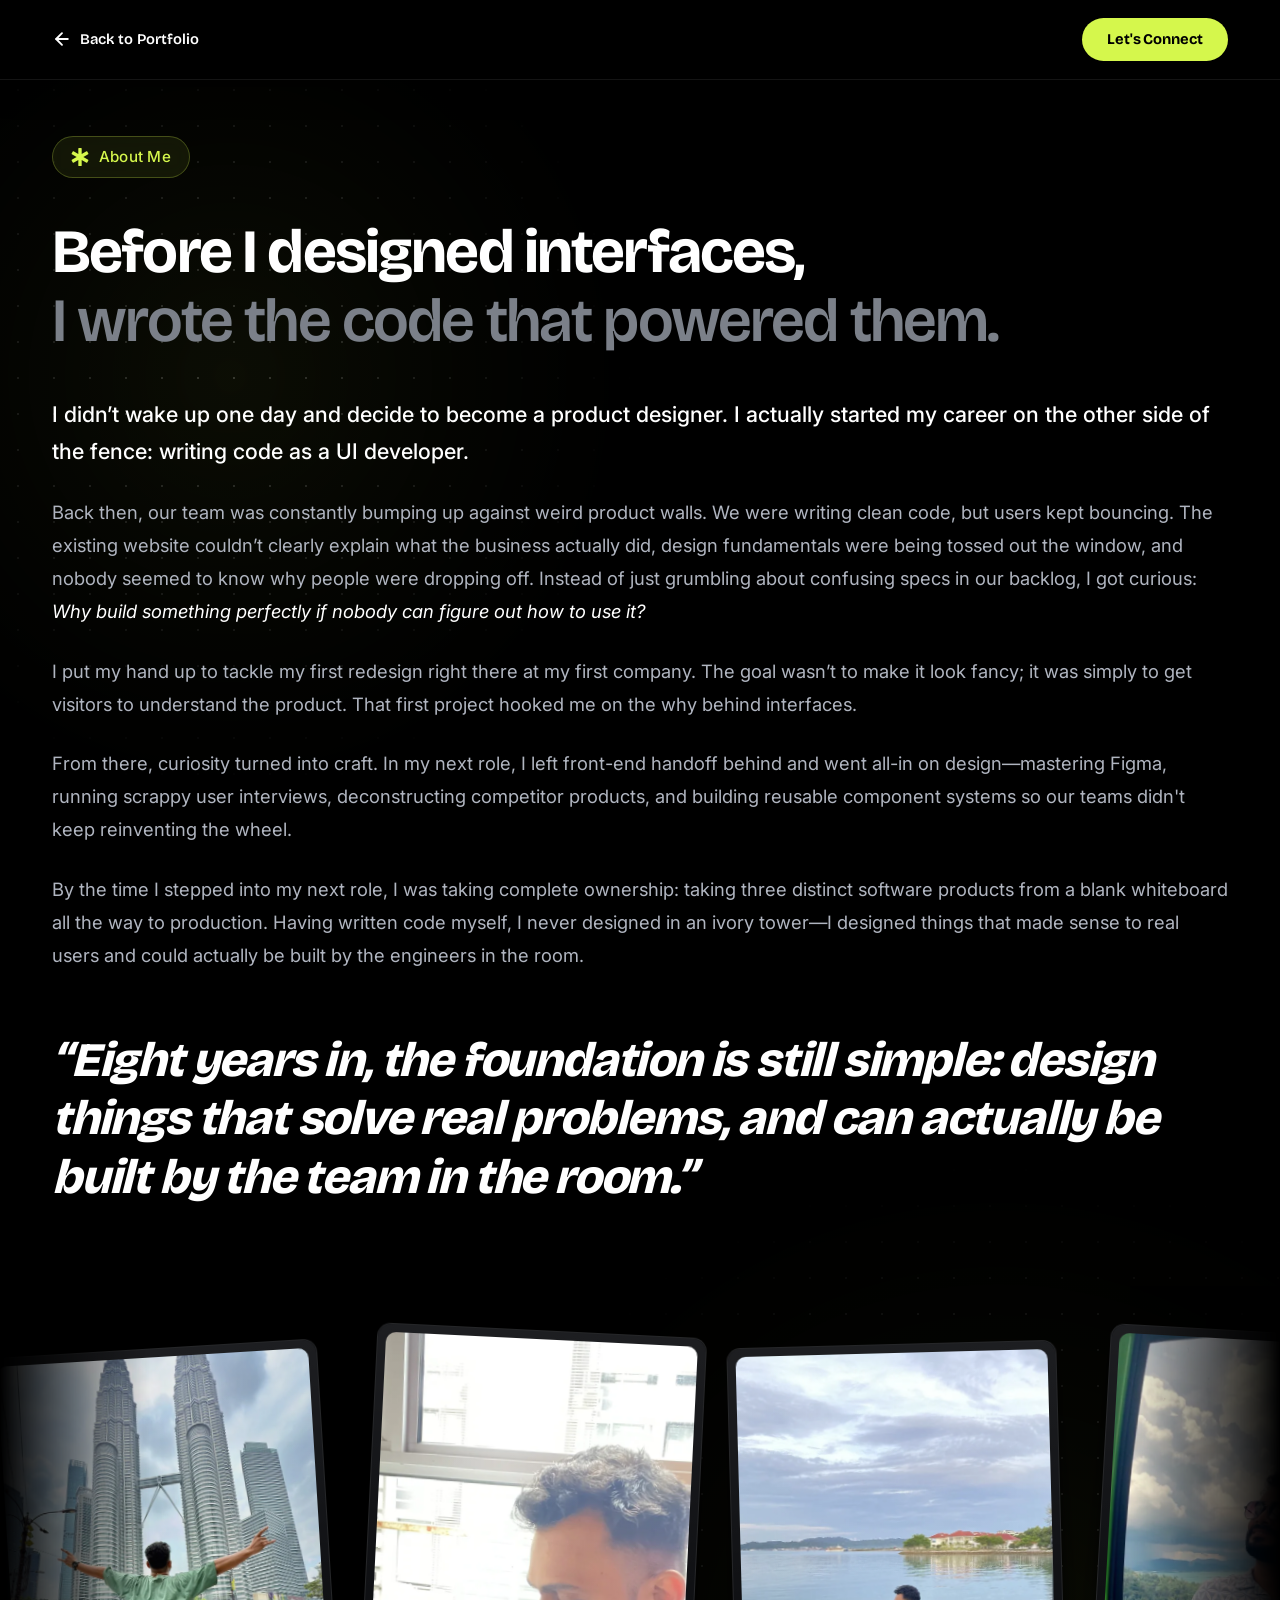
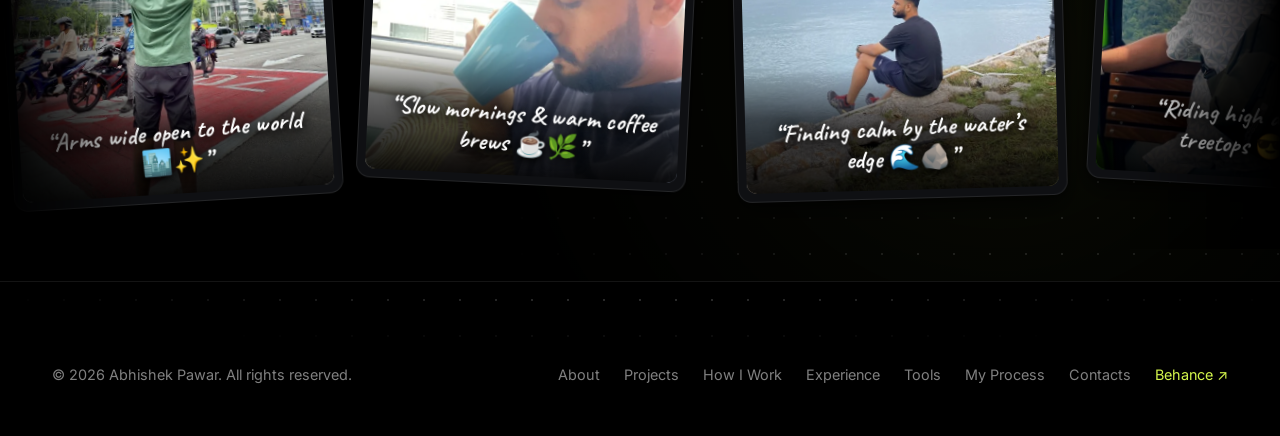
<file: about.html>
<!DOCTYPE html>
<html lang="en" data-theme="dark">
<head>
  <meta charset="UTF-8">
  <meta name="viewport" content="width=device-width, initial-scale=1.0">
  <title>About Me — Abhishek Pawar | Staff / Lead Product Designer</title>
  <meta name="description" content="Before I designed interfaces, I wrote the code that powered them. The story, craft philosophy, and product journey of Abhishek Pawar.">

  <!-- Favicon / Tab Icons -->
  <link rel="icon" type="image/png" sizes="32x32" href="favicon.png?v=2">
  <link rel="icon" type="image/png" sizes="16x16" href="favicon.png?v=2">
  <link rel="shortcut icon" href="favicon.ico?v=2">
  <link rel="apple-touch-icon" href="favicon.png?v=2">

  <!-- Fonts: Bricolage Grotesque & Inter -->
  <link rel="preconnect" href="https://fonts.googleapis.com">
  <link rel="preconnect" href="https://fonts.gstatic.com" crossorigin>
  <link href="https://fonts.googleapis.com/css2?family=Bricolage+Grotesque:opsz,wght@12..96,400..800&family=Inter+Tight:ital,wght@0,300..800;1,300..800&family=Inter:wght@300;400;500;600;700&display=swap" rel="stylesheet">

  <!-- Shared Design System Tokens -->
  <link rel="stylesheet" href="css/design-system.css">

  <style>
    :root {
      --font-heading: 'Bricolage Grotesque', sans-serif !important;
      --accent-lime: #d5f74c;
      --accent-lime-hover: #e2fa70;
      --bg-dark: #000000;
      --bg-card: #0c0d0e;
      --bg-card-hover: #141517;
      --border-dark: rgba(255, 255, 255, 0.08);
      --border-lime: rgba(213, 247, 76, 0.35);
    }

    * {
      box-sizing: border-box;
      margin: 0;
      padding: 0;
    }

    body {
      background-color: var(--bg-dark);
      color: #ffffff;
      font-family: var(--font-body, 'Inter', -apple-system, sans-serif);
      overflow-x: hidden;
      min-height: 100vh;
      line-height: 1.6;
    }

    /* Full-Width Sticky Top Header Navigation (Exact Parity with hyno-case-study.html) */
    .cs-nav-header {
      position: fixed;
      top: 0;
      left: 0;
      width: 100%;
      height: 80px;
      z-index: 1000;
      background: rgba(0, 0, 0, 0.85);
      backdrop-filter: blur(20px);
      -webkit-backdrop-filter: blur(20px);
      border-bottom: 1px solid var(--border-dark);
      padding: 0;
      display: flex;
      align-items: center;
      transition: all 0.3s ease;
      box-shadow: 0 4px 30px rgba(0, 0, 0, 0.8);
    }

    .cs-nav-inner {
      width: 100%;
      max-width: var(--container-width, 1240px);
      margin: 0 auto;
      padding: 0 2rem;
      display: flex;
      justify-content: space-between;
      align-items: center;
    }

    .cs-nav-left {
      display: flex;
      align-items: center;
      gap: 16px;
    }

    .cs-back-link {
      display: inline-flex;
      align-items: center;
      gap: 8px;
      color: #ffffff;
      text-decoration: none;
      font-family: 'Bricolage Grotesque', sans-serif;
      font-size: 0.92rem;
      font-weight: 600;
      transition: all 0.3s ease;
    }

    .cs-back-link:hover {
      color: var(--accent-lime);
      transform: translateX(-4px);
    }

    .cs-nav-right {
      display: flex;
      align-items: center;
    }

    .cs-nav-cta {
      background: var(--accent-lime);
      color: #000000;
      text-decoration: none;
      padding: 0.8rem 1.6rem;
      border-radius: 9999px;
      font-family: 'Bricolage Grotesque', sans-serif;
      font-size: 0.925rem;
      font-weight: 700;
      letter-spacing: -0.01em;
      transition: all 0.25s ease;
      display: inline-flex;
      align-items: center;
      justify-content: center;
      gap: 0.5rem;
      line-height: 1.2;
    }

    .cs-nav-cta:hover {
      transform: translateY(-2px);
      background: var(--accent-lime-hover);
      box-shadow: none;
    }

    /* Page Content Layout (Full Width Container matching site tokens) */
    .about-page-wrapper {
      position: relative;
      z-index: 1;
      padding-top: calc(80px + 3.5rem);
      padding-bottom: 2rem;
      width: 100%;
    }

    /* Ambient Organic Feathered Dot Matrix (Soft localized halos at top-left and bottom carousel area) */
    .about-page-wrapper::before {
      content: '';
      position: absolute;
      inset: 0;
      background-image: 
        radial-gradient(circle at 18% 20%, rgba(213, 247, 76, 0.055) 0%, transparent 48%),
        radial-gradient(circle at 78% 88%, rgba(213, 247, 76, 0.05) 0%, transparent 45%),
        radial-gradient(rgba(255, 255, 255, 0.18) 1.25px, transparent 1.25px);
      background-size: auto, auto, 36px 36px;
      -webkit-mask-image: radial-gradient(ellipse 42% 30% at 18% 20%, #ffffff 0%, transparent 75%),
                          radial-gradient(ellipse 55% 35% at 78% 88%, #ffffff 0%, transparent 75%);
      mask-image: radial-gradient(ellipse 42% 30% at 18% 20%, #ffffff 0%, transparent 75%),
                  radial-gradient(ellipse 55% 35% at 78% 88%, #ffffff 0%, transparent 75%);
      pointer-events: none;
      z-index: 0;
    }

    .about-content-container {
      width: 100%;
      max-width: var(--container-width, 1240px);
      margin: 0 auto;
      padding: 0 2rem;
      position: relative;
      z-index: 2;
    }

    /* Hero Heading */
    .about-hero-title {
      font-family: 'Bricolage Grotesque', sans-serif !important;
      font-size: clamp(2.4rem, 4.8vw, 4.2rem);
      font-weight: 700;
      line-height: 1.12;
      letter-spacing: -0.03em;
      color: #ffffff;
      margin-top: 1.25rem;
      margin-bottom: 2.5rem;
    }

    .about-hero-title .muted {
      color: #7b8089;
      font-weight: 600;
    }

    /* Story Paragraphs — Full Width & Easy to Read */
    .about-story-article {
      display: flex;
      flex-direction: column;
      gap: 1.65rem;
      margin-bottom: 1.5rem;
      width: 100%;
    }

    .about-article-p {
      font-size: 1.15rem;
      line-height: 1.8;
      color: #b0b5c0;
      max-width: 100%;
      margin: 0;
    }

    .about-article-p.lead {
      font-size: 1.35rem;
      color: #ffffff;
      font-weight: 500;
      line-height: 1.7;
    }

    .about-article-p em {
      color: #ffffff;
      font-style: italic;
    }

    /* Bold, Bigger Conclusion in Double Inverted Commas, Heading Font, NO Bounding Box, NO Separation Line */
    .about-hero-quote {
      font-family: 'Bricolage Grotesque', sans-serif !important;
      font-size: clamp(2rem, 3.8vw, 3rem);
      font-weight: 800;
      line-height: 1.22;
      letter-spacing: -0.025em;
      color: #ffffff;
      margin-top: 2rem;
      margin-bottom: 3.5rem;
      width: 100%;
      max-width: 100%;
      background: none !important;
      border: none !important;
      padding: 0 !important;
      box-shadow: none !important;
    }

    /* Photo Carousel Track (Edge-to-Edge, Directly Below without Divider Line) */
    .about-page-wrapper .highlights-marquee-track {
      margin-top: 0;
      padding-top: 3.25rem;
      padding-bottom: 3.5rem;
      border-top: none !important;
      background: transparent !important;
      background-color: transparent !important;
    }

    .about-page-wrapper .highlights-marquee-wrapper {
      background: transparent !important;
      background-color: transparent !important;
    }
  </style>
</head>
<body>

  <!-- Full-Width Sticky Top Header Navigation (Exact Parity with hyno-case-study.html) -->
  <header class="cs-nav-header">
    <div class="cs-nav-inner">
      <div class="cs-nav-left">
        <a href="index.html#about" class="cs-back-link">
          <svg viewBox="0 0 24 24" width="20" height="20" fill="none" stroke="currentColor" stroke-width="2.2" stroke-linecap="round" stroke-linejoin="round" style="flex-shrink: 0;">
            <line x1="19" y1="12" x2="5" y2="12"></line>
            <polyline points="12 19 5 12 12 5"></polyline>
          </svg>
          <span>Back to Portfolio</span>
        </a>
      </div>

      <div class="cs-nav-right">
        <a href="index.html#contact" class="cs-nav-cta">Let's Connect</a>
      </div>
    </div>
  </header>

  <!-- Main Narrative Section -->
  <main class="about-page-wrapper">
    <div class="about-content-container">

      <!-- Section Tag Pill -->
      <div class="section-tag-group">
        <svg class="star-icon" viewBox="0 0 480 512"><path d="M471.99 334.43L336.06 256l135.93-78.43c7.66-4.42 10.28-14.2 5.86-21.86l-32.02-55.43c-4.42-7.65-14.21-10.28-21.87-5.86l-135.93 78.43V16c0-8.84-7.17-16-16.01-16h-64.04c-8.84 0-16.01 7.16-16.01 16v156.86L56.04 94.43c-7.66-4.42-17.45-1.79-21.87 5.86L2.15 155.71c-4.42 7.65-1.8 17.44 5.86 21.86L143.94 256 8.01 334.43c-7.66 4.42-10.28 14.21-5.86 21.86l32.02 55.43c4.42 7.65 14.21 10.27 21.87 5.86l135.93-78.43V496c0 8.84 7.17 16 16.01 16h64.04c8.84 0 16.01-7.16 16.01-16V339.14l135.93 78.43c7.66 4.42 17.45 1.8 21.87-5.86l32.02-55.43c4.42-7.65 1.8-17.43-5.86-21.85z"></path></svg>
        <span class="section-tag-text">About Me</span>
      </div>

      <!-- Headline -->
      <h1 class="about-hero-title">
        Before I designed interfaces,<br>
        <span class="muted">I wrote the code that powered them.</span>
      </h1>

      <!-- Full Story Narrative (Full Width) -->
      <article class="about-story-article">
        <p class="about-article-p lead">
          I didn’t wake up one day and decide to become a product designer. I actually started my career on the other side of the fence: writing code as a UI developer.
        </p>

        <p class="about-article-p">
          Back then, our team was constantly bumping up against weird product walls. We were writing clean code, but users kept bouncing. The existing website couldn’t clearly explain what the business actually did, design fundamentals were being tossed out the window, and nobody seemed to know why people were dropping off. Instead of just grumbling about confusing specs in our backlog, I got curious: <em>Why build something perfectly if nobody can figure out how to use it?</em>
        </p>

        <p class="about-article-p">
          I put my hand up to tackle my first redesign right there at my first company. The goal wasn’t to make it look fancy; it was simply to get visitors to understand the product. That first project hooked me on the why behind interfaces.
        </p>

        <p class="about-article-p">
          From there, curiosity turned into craft. In my next role, I left front-end handoff behind and went all-in on design—mastering Figma, running scrappy user interviews, deconstructing competitor products, and building reusable component systems so our teams didn't keep reinventing the wheel.
        </p>

        <p class="about-article-p">
          By the time I stepped into my next role, I was taking complete ownership: taking three distinct software products from a blank whiteboard all the way to production. Having written code myself, I never designed in an ivory tower—I designed things that made sense to real users and could actually be built by the engineers in the room.
        </p>

        <!-- Bold, Bigger Conclusion in Double Inverted Commas, Heading Font, NO Bounding Box -->
        <p class="about-hero-quote">
          “Eight years in, the foundation is still simple: design things that solve real problems, and can actually be built by the team in the room.”
        </p>
      </article>

    </div>

    <!-- Sliding Photo Carousel (Directly Below, No Divider Line) -->
    <div class="highlights-marquee-track">
      <div class="highlights-marquee-wrapper">
        <!-- Set 1: All 7 Personal Photos with Wholesome Captions -->
        <div class="highlight-card-wrapper" tabindex="0" role="article" aria-label="Personal highlight 1">
          <div class="highlight-card">
            <div class="highlight-card-inner">
              <img src="images/Me/Personal/opt_IMG_5681.webp" alt="Abhishek Pawar - Personal Snapshot" class="highlight-card-img" loading="lazy" decoding="async" />
              <div class="highlight-photo-caption">
                <span class="highlight-photo-quote">“Arms wide open to the world 🏙️✨”</span>
              </div>
            </div>
          </div>
        </div>

        <div class="highlight-card-wrapper" tabindex="0" role="article" aria-label="Personal highlight 2">
          <div class="highlight-card">
            <div class="highlight-card-inner">
              <img src="images/Me/Personal/opt_IMG_7128.webp" alt="Abhishek Pawar - Personal Snapshot" class="highlight-card-img" loading="lazy" decoding="async" />
              <div class="highlight-photo-caption">
                <span class="highlight-photo-quote">“Slow mornings &amp; warm coffee brews ☕🌿”</span>
              </div>
            </div>
          </div>
        </div>

        <div class="highlight-card-wrapper" tabindex="0" role="article" aria-label="Personal highlight 3">
          <div class="highlight-card">
            <div class="highlight-card-inner">
              <img src="images/Me/Personal/opt_IMG_7627.webp" alt="Abhishek Pawar - Personal Snapshot" class="highlight-card-img" loading="lazy" decoding="async" />
              <div class="highlight-photo-caption">
                <span class="highlight-photo-quote">“Finding calm by the water’s edge 🌊🪨”</span>
              </div>
            </div>
          </div>
        </div>

        <div class="highlight-card-wrapper" tabindex="0" role="article" aria-label="Personal highlight 4">
          <div class="highlight-card">
            <div class="highlight-card-inner">
              <img src="images/Me/Personal/opt_IMG_7464.webp" alt="Abhishek Pawar - Personal Snapshot" class="highlight-card-img" loading="lazy" decoding="async" />
              <div class="highlight-photo-caption">
                <span class="highlight-photo-quote">“Riding high above the treetops 😎🚠”</span>
              </div>
            </div>
          </div>
        </div>

        <div class="highlight-card-wrapper" tabindex="0" role="article" aria-label="Personal highlight 5">
          <div class="highlight-card">
            <div class="highlight-card-inner">
              <img src="images/Me/Personal/opt_IMG_7488.webp" alt="Abhishek Pawar - Personal Snapshot" class="highlight-card-img" loading="lazy" decoding="async" />
              <div class="highlight-photo-caption">
                <span class="highlight-photo-quote">“Where the ocean meets the endless sky ☁️🌊”</span>
              </div>
            </div>
          </div>
        </div>

        <div class="highlight-card-wrapper" tabindex="0" role="article" aria-label="Personal highlight 6">
          <div class="highlight-card">
            <div class="highlight-card-inner">
              <img src="images/Me/Personal/opt_IMG_7692.webp" alt="Abhishek Pawar - Personal Snapshot" class="highlight-card-img" loading="lazy" decoding="async" />
              <div class="highlight-photo-caption">
                <span class="highlight-photo-quote">“Salt in the air &amp; lightness in the soul 🏖️☀️”</span>
              </div>
            </div>
          </div>
        </div>

        <div class="highlight-card-wrapper" tabindex="0" role="article" aria-label="Personal highlight 7">
          <div class="highlight-card">
            <div class="highlight-card-inner">
              <img src="images/Me/Personal/opt_IMG_8713.webp" alt="Abhishek Pawar - Personal Snapshot" class="highlight-card-img" loading="lazy" decoding="async" />
              <div class="highlight-photo-caption">
                <span class="highlight-photo-quote">“Purely happy in the present moment 😄✨”</span>
              </div>
            </div>
          </div>
        </div>

        <!-- Set 2: Duplicate for Seamless Infinite Loop -->
        <div class="highlight-card-wrapper" tabindex="0" role="article" aria-label="Personal highlight 1">
          <div class="highlight-card">
            <div class="highlight-card-inner">
              <img src="images/Me/Personal/opt_IMG_5681.webp" alt="Abhishek Pawar - Personal Snapshot" class="highlight-card-img" loading="lazy" decoding="async" />
              <div class="highlight-photo-caption">
                <span class="highlight-photo-quote">“Arms wide open to the world 🏙️✨”</span>
              </div>
            </div>
          </div>
        </div>

        <div class="highlight-card-wrapper" tabindex="0" role="article" aria-label="Personal highlight 2">
          <div class="highlight-card">
            <div class="highlight-card-inner">
              <img src="images/Me/Personal/opt_IMG_7128.webp" alt="Abhishek Pawar - Personal Snapshot" class="highlight-card-img" loading="lazy" decoding="async" />
              <div class="highlight-photo-caption">
                <span class="highlight-photo-quote">“Slow mornings &amp; warm coffee brews ☕🌿”</span>
              </div>
            </div>
          </div>
        </div>

        <div class="highlight-card-wrapper" tabindex="0" role="article" aria-label="Personal highlight 3">
          <div class="highlight-card">
            <div class="highlight-card-inner">
              <img src="images/Me/Personal/opt_IMG_7627.webp" alt="Abhishek Pawar - Personal Snapshot" class="highlight-card-img" loading="lazy" decoding="async" />
              <div class="highlight-photo-caption">
                <span class="highlight-photo-quote">“Finding calm by the water’s edge 🌊🪨”</span>
              </div>
            </div>
          </div>
        </div>

        <div class="highlight-card-wrapper" tabindex="0" role="article" aria-label="Personal highlight 4">
          <div class="highlight-card">
            <div class="highlight-card-inner">
              <img src="images/Me/Personal/opt_IMG_7464.webp" alt="Abhishek Pawar - Personal Snapshot" class="highlight-card-img" loading="lazy" decoding="async" />
              <div class="highlight-photo-caption">
                <span class="highlight-photo-quote">“Riding high above the treetops 😎🚠”</span>
              </div>
            </div>
          </div>
        </div>

        <div class="highlight-card-wrapper" tabindex="0" role="article" aria-label="Personal highlight 5">
          <div class="highlight-card">
            <div class="highlight-card-inner">
              <img src="images/Me/Personal/opt_IMG_7488.webp" alt="Abhishek Pawar - Personal Snapshot" class="highlight-card-img" loading="lazy" decoding="async" />
              <div class="highlight-photo-caption">
                <span class="highlight-photo-quote">“Where the ocean meets the endless sky ☁️🌊”</span>
              </div>
            </div>
          </div>
        </div>

        <div class="highlight-card-wrapper" tabindex="0" role="article" aria-label="Personal highlight 6">
          <div class="highlight-card">
            <div class="highlight-card-inner">
              <img src="images/Me/Personal/opt_IMG_7692.webp" alt="Abhishek Pawar - Personal Snapshot" class="highlight-card-img" loading="lazy" decoding="async" />
              <div class="highlight-photo-caption">
                <span class="highlight-photo-quote">“Salt in the air &amp; lightness in the soul 🏖️☀️”</span>
              </div>
            </div>
          </div>
        </div>

        <div class="highlight-card-wrapper" tabindex="0" role="article" aria-label="Personal highlight 7">
          <div class="highlight-card">
            <div class="highlight-card-inner">
              <img src="images/Me/Personal/opt_IMG_8713.webp" alt="Abhishek Pawar - Personal Snapshot" class="highlight-card-img" loading="lazy" decoding="async" />
              <div class="highlight-photo-caption">
                <span class="highlight-photo-quote">“Purely happy in the present moment 😄✨”</span>
              </div>
            </div>
          </div>
        </div>
      </div>
    </div>
  </main>

  <!-- Footer -->
  <footer class="footer">
    <div class="container footer-inner">
      <div class="footer-copyright">
        © 2026 Abhishek Pawar. All rights reserved.
      </div>
      <ul class="footer-links">
        <li><a href="index.html#about" class="footer-link">About</a></li>
        <li><a href="index.html#projects" class="footer-link">Projects</a></li>
        <li><a href="index.html#why-us" class="footer-link">How I Work</a></li>
        <!-- <li><a href="index.html#services" class="footer-link">Services</a></li> -->
        <li><a href="index.html#experience" class="footer-link">Experience</a></li>
        <li><a href="index.html#tools" class="footer-link">Tools</a></li>
        <li><a href="index.html#process" class="footer-link">My Process</a></li>
        <li><a href="index.html#contact" class="footer-link">Contacts</a></li>
        <li><a href="https://www.behance.net/abhishek_pawar" target="_blank" rel="noopener noreferrer" class="footer-link" style="color: var(--accent-lime);">Behance ↗</a></li>
      </ul>
    </div>
  </footer>

</body>
</html>
</file>
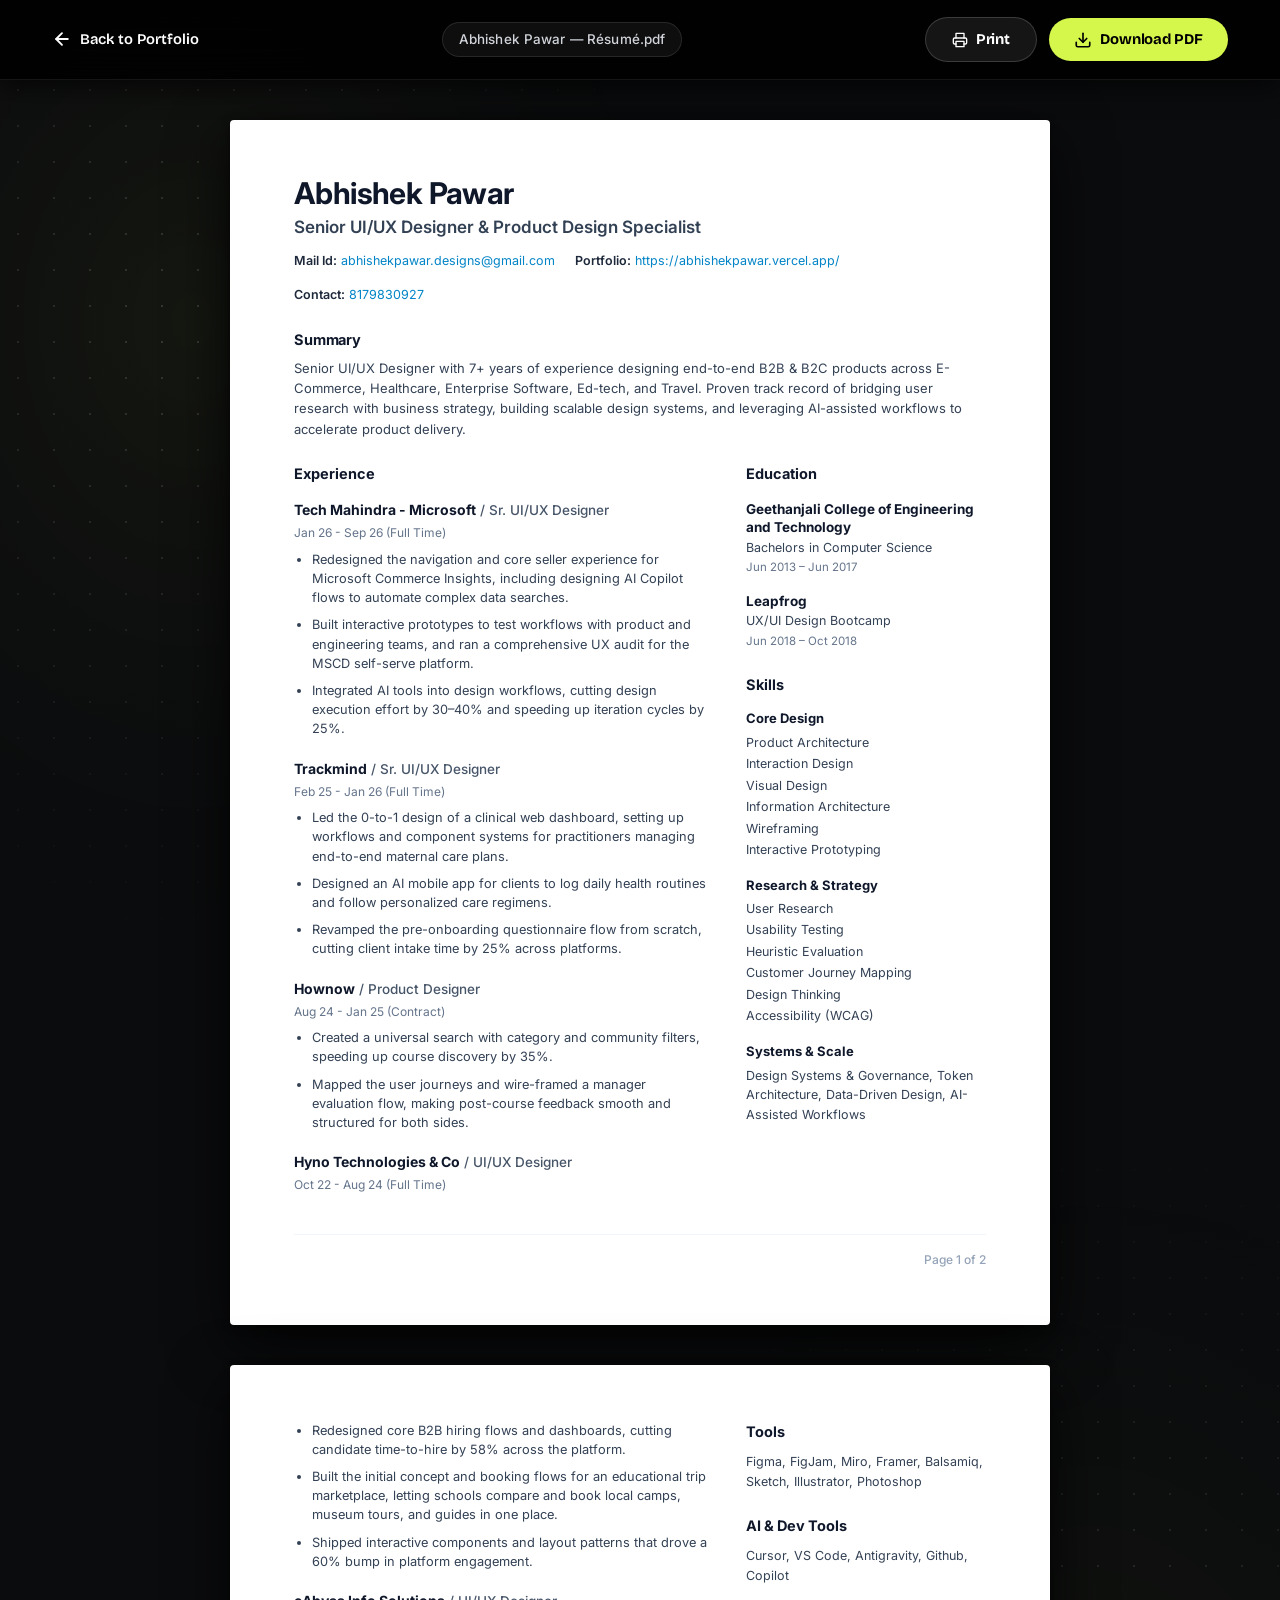
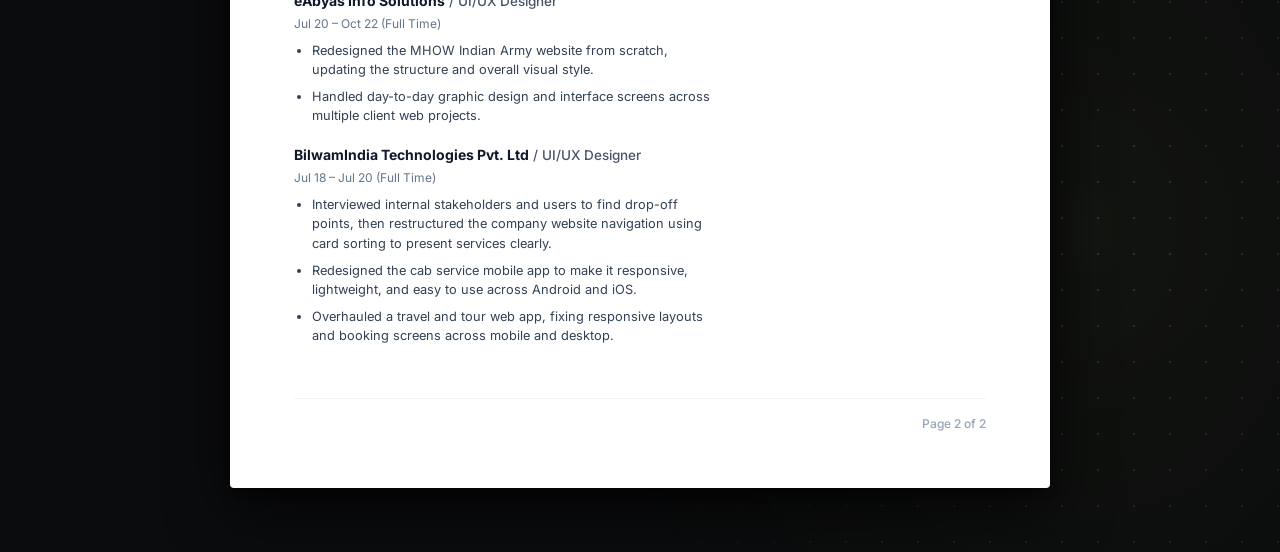
<file: resume.html>
<!DOCTYPE html>
<html lang="en">
<head>
  <meta charset="UTF-8">
  <meta name="viewport" content="width=device-width, initial-scale=1.0">
  <title>Abhishek Pawar — Résumé | Senior UI/UX Designer</title>
  <meta name="description" content="Resume of Abhishek Pawar, Senior UI/UX Designer & Product Design Specialist with 7+ years of experience across Enterprise, Healthcare, and E-Commerce.">

  <!-- Favicon / Tab Icons -->
  <link rel="icon" type="image/png" sizes="32x32" href="favicon.png?v=2">
  <link rel="icon" type="image/png" sizes="16x16" href="favicon.png?v=2">
  <link rel="shortcut icon" href="favicon.ico?v=2">

  <!-- Google Fonts: Inter & Bricolage Grotesque -->
  <link rel="preconnect" href="https://fonts.googleapis.com">
  <link rel="preconnect" href="https://fonts.gstatic.com" crossorigin>
  <link href="https://fonts.googleapis.com/css2?family=Bricolage+Grotesque:opsz,wght@12..96,400..800&family=Inter:ital,opsz,wght@0,14..32,100..900;1,14..32,100..900&display=swap" rel="stylesheet">

  <style>
    :root {
      --accent-lime: #d5f74c;
      --accent-lime-hover: #e2fa70;
      --bg-dark: #000000;
      --bg-viewer: #0b0c0e;
      --border-dark: rgba(255, 255, 255, 0.08);
      --font-heading: 'Bricolage Grotesque', -apple-system, sans-serif;
      --font-body: 'Inter', -apple-system, sans-serif;
      --paper-width: 820px;
      --text-main: #1d2129;
      --text-muted: #555b6d;
      --text-light: #777e90;
      --border-subtle: #e5e8ec;
    }

    * {
      box-sizing: border-box;
      margin: 0;
      padding: 0;
    }

    body {
      background-color: var(--bg-viewer);
      color: #ffffff;
      font-family: var(--font-body);
      min-height: 100vh;
      display: flex;
      flex-direction: column;
      overflow-x: hidden;
      line-height: 1.5;
    }

    /* Fixed Glassmorphic Top Toolbar */
    .resume-nav-header {
      position: fixed;
      top: 0;
      left: 0;
      width: 100%;
      height: 80px;
      z-index: 1000;
      background: rgba(0, 0, 0, 0.88);
      backdrop-filter: blur(20px);
      -webkit-backdrop-filter: blur(20px);
      border-bottom: 1px solid var(--border-dark);
      display: flex;
      align-items: center;
      box-shadow: 0 4px 30px rgba(0, 0, 0, 0.8);
    }

    .resume-nav-inner {
      width: 100%;
      max-width: 1240px;
      margin: 0 auto;
      padding: 0 2rem;
      display: flex;
      justify-content: space-between;
      align-items: center;
      gap: 1rem;
    }

    .resume-nav-left {
      display: flex;
      align-items: center;
      gap: 16px;
    }

    .resume-back-link {
      display: inline-flex;
      align-items: center;
      gap: 8px;
      color: #ffffff;
      text-decoration: none;
      font-family: var(--font-heading);
      font-size: 0.92rem;
      font-weight: 600;
      transition: all 0.25s ease;
    }

    .resume-back-link:hover {
      color: var(--accent-lime);
      transform: translateX(-4px);
    }

    .resume-nav-center {
      display: flex;
      align-items: center;
      gap: 10px;
    }

    .resume-title-badge {
      display: inline-flex;
      align-items: center;
      background: rgba(255, 255, 255, 0.05);
      border: 1px solid rgba(255, 255, 255, 0.1);
      padding: 6px 16px;
      border-radius: 100px;
      font-size: 0.84rem;
      color: #d1d5db;
      font-weight: 500;
      letter-spacing: 0.01em;
    }

    .resume-nav-right {
      display: flex;
      align-items: center;
      gap: 12px;
    }

    .btn-print {
      background: rgba(255, 255, 255, 0.08);
      border: 1px solid rgba(255, 255, 255, 0.16);
      color: #ffffff;
      padding: 0.8rem 1.6rem;
      border-radius: 9999px;
      font-family: var(--font-heading);
      font-size: 0.925rem;
      font-weight: 700;
      letter-spacing: -0.01em;
      cursor: pointer;
      display: inline-flex;
      align-items: center;
      justify-content: center;
      gap: 0.5rem;
      line-height: 1.2;
      transition: all 0.25s ease;
    }

    .btn-print:hover {
      background: rgba(255, 255, 255, 0.15);
      border-color: rgba(255, 255, 255, 0.3);
      transform: translateY(-2px);
    }

    .btn-download-pdf {
      background: var(--accent-lime);
      color: var(--bg-dark, #000000);
      text-decoration: none;
      padding: 0.8rem 1.6rem;
      border-radius: 9999px;
      font-family: var(--font-heading);
      font-size: 0.925rem;
      font-weight: 700;
      letter-spacing: -0.01em;
      display: inline-flex;
      align-items: center;
      justify-content: center;
      gap: 0.5rem;
      line-height: 1.2;
      transition: all 0.25s ease;
      box-shadow: none;
    }

    .btn-download-pdf:hover {
      background: var(--accent-lime-hover);
      transform: translateY(-2px);
      box-shadow: none;
    }

    /* Resume Document Canvas */
    .resume-viewer-wrapper {
      position: relative;
      padding-top: calc(80px + 2.5rem);
      padding-bottom: 4rem;
      display: flex;
      flex-direction: column;
      align-items: center;
      gap: 2.5rem;
      width: 100%;
    }

    /* Ambient Soft Feathered Dots behind paper sheets */
    .resume-viewer-wrapper::before {
      content: '';
      position: absolute;
      inset: 0;
      background-image: 
        radial-gradient(circle at 15% 15%, rgba(213, 247, 76, 0.05) 0%, transparent 45%),
        radial-gradient(circle at 85% 85%, rgba(213, 247, 76, 0.04) 0%, transparent 45%),
        radial-gradient(rgba(255, 255, 255, 0.15) 1.25px, transparent 1.25px);
      background-size: auto, auto, 36px 36px;
      -webkit-mask-image: radial-gradient(ellipse 50% 40% at 15% 15%, #ffffff 0%, transparent 75%),
                          radial-gradient(ellipse 55% 45% at 85% 85%, #ffffff 0%, transparent 75%);
      mask-image: radial-gradient(ellipse 50% 40% at 15% 15%, #ffffff 0%, transparent 75%),
                  radial-gradient(ellipse 55% 45% at 85% 85%, #ffffff 0%, transparent 75%);
      pointer-events: none;
      z-index: 0;
    }

    /* A4 White Paper Canvas */
    .resume-page {
      position: relative;
      z-index: 2;
      width: 100%;
      max-width: var(--paper-width);
      background: #ffffff;
      color: var(--text-main);
      padding: 56px 64px;
      box-shadow: 0 20px 60px rgba(0, 0, 0, 0.75), 0 2px 8px rgba(0, 0, 0, 0.4);
      border-radius: 4px;
      font-size: 13.5px;
      line-height: 1.48;
    }

    .page-indicator {
      display: flex;
      justify-content: flex-end;
      font-size: 0.75rem;
      color: #94a3b8;
      font-weight: 500;
      margin-top: 2rem;
      padding-top: 1rem;
      border-top: 1px solid #f1f5f9;
    }

    /* Header Section */
    .r-header {
      margin-bottom: 24px;
    }

    .r-name {
      font-size: 30px;
      font-weight: 700;
      color: #0f172a;
      letter-spacing: -0.02em;
      line-height: 1.15;
      margin-bottom: 4px;
      font-family: var(--font-body);
    }

    .r-role {
      font-size: 17px;
      font-weight: 600;
      color: #334155;
      margin-bottom: 12px;
    }

    .r-contact-bar {
      display: flex;
      flex-wrap: wrap;
      align-items: center;
      gap: 16px 20px;
      font-size: 12.5px;
      color: #475569;
    }

    .r-contact-item {
      display: inline-flex;
      align-items: center;
      gap: 4px;
    }

    .r-contact-label {
      font-weight: 600;
      color: #1e293b;
    }

    .r-contact-link {
      color: #0284c7;
      text-decoration: none;
    }

    .r-contact-link:hover {
      text-decoration: underline;
    }

    /* Summary */
    .r-section-block {
      margin-bottom: 24px;
    }

    .r-section-heading {
      font-size: 14.5px;
      font-weight: 700;
      color: #0f172a;
      text-transform: capitalize;
      letter-spacing: -0.01em;
      margin-bottom: 8px;
    }

    .r-summary-text {
      font-size: 13px;
      line-height: 1.55;
      color: #334155;
    }

    /* Two-Column Grid */
    .r-two-col-grid {
      display: grid;
      grid-template-columns: 1fr 240px;
      gap: 36px;
    }

    /* Left Column: Experience */
    .r-col-left {
      min-width: 0;
    }

    /* Right Column: Education & Skills */
    .r-col-right {
      min-width: 0;
    }

    .r-col-title {
      font-size: 14.5px;
      font-weight: 700;
      color: #0f172a;
      margin-bottom: 16px;
    }

    /* Job Entry */
    .r-job-entry {
      margin-bottom: 20px;
    }

    .r-job-header {
      margin-bottom: 3px;
    }

    .r-company {
      font-size: 14px;
      font-weight: 700;
      color: #0f172a;
    }

    .r-job-title {
      font-size: 13.5px;
      font-weight: 500;
      color: #475569;
    }

    .r-job-date {
      font-size: 12px;
      color: #64748b;
      margin-bottom: 8px;
    }

    .r-job-bullets {
      list-style-type: disc;
      padding-left: 18px;
      display: flex;
      flex-direction: column;
      gap: 8px;
    }

    .r-job-bullets li {
      font-size: 12.8px;
      line-height: 1.5;
      color: #334155;
    }

    /* Education Item */
    .r-edu-entry {
      margin-bottom: 16px;
    }

    .r-edu-school {
      font-size: 13.5px;
      font-weight: 700;
      color: #0f172a;
      line-height: 1.35;
      margin-bottom: 2px;
    }

    .r-edu-degree {
      font-size: 12.5px;
      color: #334155;
      margin-bottom: 2px;
    }

    .r-edu-date {
      font-size: 11.5px;
      color: #64748b;
    }

    /* Skills Groups */
    .r-skills-group {
      margin-bottom: 16px;
    }

    .r-skills-title {
      font-size: 13px;
      font-weight: 700;
      color: #0f172a;
      margin-bottom: 5px;
    }

    .r-skills-list {
      font-size: 12.5px;
      color: #334155;
      line-height: 1.55;
    }

    .r-skills-stacked {
      display: flex;
      flex-direction: column;
      gap: 3px;
      font-size: 12.5px;
      color: #334155;
    }

    /* Print Formatting Rules */
    @media print {
      body {
        background: #ffffff !important;
        color: #000000 !important;
      }

      .resume-nav-header,
      .resume-viewer-wrapper::before,
      .page-indicator {
        display: none !important;
      }

      .resume-viewer-wrapper {
        padding: 0 !important;
        gap: 0 !important;
      }

      .resume-page {
        max-width: 100% !important;
        width: 100% !important;
        box-shadow: none !important;
        border-radius: 0 !important;
        padding: 0 !important;
        margin: 0 !important;
        page-break-after: always;
        break-after: page;
      }

      .resume-page:last-child {
        page-break-after: auto;
        break-after: auto;
      }

      @page {
        size: A4;
        margin: 14mm 16mm;
      }
    }

    /* Mobile Adaptability */
    @media (max-width: 768px) {
      .resume-nav-inner {
        padding: 0 1rem;
      }
      .resume-title-badge {
        display: none;
      }
      .resume-page {
        padding: 36px 24px;
        border-radius: 0;
      }
      .r-two-col-grid {
        grid-template-columns: 1fr;
        gap: 24px;
      }
      .btn-print {
        display: none;
      }
    }
  </style>
</head>
<body>

  <!-- Fixed Top Header Toolbar -->
  <header class="resume-nav-header">
    <div class="resume-nav-inner">
      <div class="resume-nav-left">
        <a href="index.html" class="resume-back-link">
          <svg viewBox="0 0 24 24" width="20" height="20" fill="none" stroke="currentColor" stroke-width="2.2" stroke-linecap="round" stroke-linejoin="round" style="flex-shrink: 0;">
            <line x1="19" y1="12" x2="5" y2="12"></line>
            <polyline points="12 19 5 12 12 5"></polyline>
          </svg>
          <span>Back to Portfolio</span>
        </a>
      </div>

      <div class="resume-nav-center">
        <div class="resume-title-badge">
          <span>Abhishek Pawar — Résumé.pdf</span>
        </div>
      </div>

      <div class="resume-nav-right">
        <button class="btn-print" onclick="window.print()" title="Print / Save as PDF">
          <svg viewBox="0 0 24 24" width="16" height="16" fill="none" stroke="currentColor" stroke-width="2" stroke-linecap="round" stroke-linejoin="round">
            <polyline points="6 9 6 2 18 2 18 9"></polyline>
            <path d="M6 18H4a2 2 0 0 1-2-2v-5a2 2 0 0 1 2-2h16a2 2 0 0 1 2 2v5a2 2 0 0 1-2 2h-2"></path>
            <rect x="6" y="14" width="12" height="8"></rect>
          </svg>
          <span>Print</span>
        </button>

        <a href="Abhishek_Pawar_Resume.pdf" download="Abhishek_Pawar_Resume.pdf" class="btn-download-pdf">
          <svg viewBox="0 0 24 24" width="18" height="18" fill="none" stroke="currentColor" stroke-width="2.2" stroke-linecap="round" stroke-linejoin="round">
            <path d="M21 15v4a2 2 0 0 1-2 2H5a2 2 0 0 1-2-2v-4"></path>
            <polyline points="7 10 12 15 17 10"></polyline>
            <line x1="12" y1="15" x2="12" y2="3"></line>
          </svg>
          <span>Download PDF</span>
        </a>
      </div>
    </div>
  </header>

  <!-- Resume Document Canvas (A4 Pages Matching Exact Original Structure) -->
  <main class="resume-viewer-wrapper">

    <!-- PAGE 1 -->
    <article class="resume-page" id="page-1">
      <!-- Header -->
      <header class="r-header">
        <h1 class="r-name">Abhishek Pawar</h1>
        <div class="r-role">Senior UI/UX Designer &amp; Product Design Specialist</div>
        <div class="r-contact-bar">
          <div class="r-contact-item">
            <span class="r-contact-label">Mail Id:</span>
            <a href="mailto:abhishekpawar.designs@gmail.com" class="r-contact-link">abhishekpawar.designs@gmail.com</a>
          </div>
          <div class="r-contact-item">
            <span class="r-contact-label">Portfolio:</span>
            <a href="https://abhishekpawar.vercel.app/" target="_blank" rel="noopener noreferrer" class="r-contact-link">https://abhishekpawar.vercel.app/</a>
          </div>
          <div class="r-contact-item">
            <span class="r-contact-label">Contact:</span>
            <a href="tel:8179830927" class="r-contact-link">8179830927</a>
          </div>
        </div>
      </header>

      <!-- Summary -->
      <section class="r-section-block">
        <h2 class="r-section-heading">Summary</h2>
        <p class="r-summary-text">
          Senior UI/UX Designer with 7+ years of experience designing end-to-end B2B &amp; B2C products across E-Commerce, Healthcare, Enterprise Software, Ed-tech, and Travel. Proven track record of bridging user research with business strategy, building scalable design systems, and leveraging AI-assisted workflows to accelerate product delivery.
        </p>
      </section>

      <!-- 2-Column Grid -->
      <div class="r-two-col-grid">
        <!-- Left Column: Experience -->
        <div class="r-col-left">
          <h2 class="r-col-title">Experience</h2>

          <!-- Job 1 -->
          <div class="r-job-entry">
            <div class="r-job-header">
              <span class="r-company">Tech Mahindra - Microsoft</span>
              <span class="r-job-title"> / Sr. UI/UX Designer</span>
            </div>
            <div class="r-job-date">Jan 26 - Sep 26 (Full Time)</div>
            <ul class="r-job-bullets">
              <li>Redesigned the navigation and core seller experience for Microsoft Commerce Insights, including designing AI Copilot flows to automate complex data searches.</li>
              <li>Built interactive prototypes to test workflows with product and engineering teams, and ran a comprehensive UX audit for the MSCD self-serve platform.</li>
              <li>Integrated AI tools into design workflows, cutting design execution effort by 30–40% and speeding up iteration cycles by 25%.</li>
            </ul>
          </div>

          <!-- Job 2 -->
          <div class="r-job-entry">
            <div class="r-job-header">
              <span class="r-company">Trackmind</span>
              <span class="r-job-title"> / Sr. UI/UX Designer</span>
            </div>
            <div class="r-job-date">Feb 25 - Jan 26 (Full Time)</div>
            <ul class="r-job-bullets">
              <li>Led the 0-to-1 design of a clinical web dashboard, setting up workflows and component systems for practitioners managing end-to-end maternal care plans.</li>
              <li>Designed an AI mobile app for clients to log daily health routines and follow personalized care regimens.</li>
              <li>Revamped the pre-onboarding questionnaire flow from scratch, cutting client intake time by 25% across platforms.</li>
            </ul>
          </div>

          <!-- Job 3 -->
          <div class="r-job-entry">
            <div class="r-job-header">
              <span class="r-company">Hownow</span>
              <span class="r-job-title"> / Product Designer</span>
            </div>
            <div class="r-job-date">Aug 24 - Jan 25 (Contract)</div>
            <ul class="r-job-bullets">
              <li>Created a universal search with category and community filters, speeding up course discovery by 35%.</li>
              <li>Mapped the user journeys and wire-framed a manager evaluation flow, making post-course feedback smooth and structured for both sides.</li>
            </ul>
          </div>

          <!-- Job 4 (Starts on Page 1) -->
          <div class="r-job-entry" style="margin-bottom: 0;">
            <div class="r-job-header">
              <span class="r-company">Hyno Technologies &amp; Co</span>
              <span class="r-job-title"> / UI/UX Designer</span>
            </div>
            <div class="r-job-date">Oct 22 - Aug 24 (Full Time)</div>
          </div>
        </div>

        <!-- Right Column: Education & Skills -->
        <div class="r-col-right">
          <h2 class="r-col-title">Education</h2>

          <div class="r-edu-entry">
            <div class="r-edu-school">Geethanjali College of Engineering and Technology</div>
            <div class="r-edu-degree">Bachelors in Computer Science</div>
            <div class="r-edu-date">Jun 2013 – Jun 2017</div>
          </div>

          <div class="r-edu-entry" style="margin-bottom: 24px;">
            <div class="r-edu-school">Leapfrog</div>
            <div class="r-edu-degree">UX/UI Design Bootcamp</div>
            <div class="r-edu-date">Jun 2018 – Oct 2018</div>
          </div>

          <h2 class="r-col-title" style="margin-bottom: 14px;">Skills</h2>

          <div class="r-skills-group">
            <div class="r-skills-title">Core Design</div>
            <div class="r-skills-stacked">
              <div>Product Architecture</div>
              <div>Interaction Design</div>
              <div>Visual Design</div>
              <div>Information Architecture</div>
              <div>Wireframing</div>
              <div>Interactive Prototyping</div>
            </div>
          </div>

          <div class="r-skills-group">
            <div class="r-skills-title">Research &amp; Strategy</div>
            <div class="r-skills-stacked">
              <div>User Research</div>
              <div>Usability Testing</div>
              <div>Heuristic Evaluation</div>
              <div>Customer Journey Mapping</div>
              <div>Design Thinking</div>
              <div>Accessibility (WCAG)</div>
            </div>
          </div>

          <div class="r-skills-group">
            <div class="r-skills-title">Systems &amp; Scale</div>
            <div class="r-skills-list">
              Design Systems &amp; Governance, Token Architecture, Data-Driven Design, AI-Assisted Workflows
            </div>
          </div>
        </div>
      </div>

      <div class="page-indicator">Page 1 of 2</div>
    </article>

    <!-- PAGE 2 -->
    <article class="resume-page" id="page-2">
      <div class="r-two-col-grid">
        <!-- Left Column: Continued Experience -->
        <div class="r-col-left">
          <!-- Job 4 Continued Bullets -->
          <div class="r-job-entry" style="margin-bottom: 20px;">
            <ul class="r-job-bullets">
              <li>Redesigned core B2B hiring flows and dashboards, cutting candidate time-to-hire by 58% across the platform.</li>
              <li>Built the initial concept and booking flows for an educational trip marketplace, letting schools compare and book local camps, museum tours, and guides in one place.</li>
              <li>Shipped interactive components and layout patterns that drove a 60% bump in platform engagement.</li>
            </ul>
          </div>

          <!-- Job 5 -->
          <div class="r-job-entry">
            <div class="r-job-header">
              <span class="r-company">eAbyas Info Solutions</span>
              <span class="r-job-title"> / UI/UX Designer</span>
            </div>
            <div class="r-job-date">Jul 20 – Oct 22 (Full Time)</div>
            <ul class="r-job-bullets">
              <li>Redesigned the MHOW Indian Army website from scratch, updating the structure and overall visual style.</li>
              <li>Handled day-to-day graphic design and interface screens across multiple client web projects.</li>
            </ul>
          </div>

          <!-- Job 6 -->
          <div class="r-job-entry">
            <div class="r-job-header">
              <span class="r-company">BilwamIndia Technologies Pvt. Ltd</span>
              <span class="r-job-title"> / UI/UX Designer</span>
            </div>
            <div class="r-job-date">Jul 18 – Jul 20 (Full Time)</div>
            <ul class="r-job-bullets">
              <li>Interviewed internal stakeholders and users to find drop-off points, then restructured the company website navigation using card sorting to present services clearly.</li>
              <li>Redesigned the cab service mobile app to make it responsive, lightweight, and easy to use across Android and iOS.</li>
              <li>Overhauled a travel and tour web app, fixing responsive layouts and booking screens across mobile and desktop.</li>
            </ul>
          </div>
        </div>

        <!-- Right Column: Tools -->
        <div class="r-col-right">
          <div class="r-skills-group" style="margin-bottom: 24px;">
            <h2 class="r-col-title" style="margin-bottom: 10px;">Tools</h2>
            <div class="r-skills-list">
              Figma, FigJam, Miro, Framer, Balsamiq, Sketch, Illustrator, Photoshop
            </div>
          </div>

          <div class="r-skills-group">
            <h2 class="r-col-title" style="margin-bottom: 10px;">AI &amp; Dev Tools</h2>
            <div class="r-skills-list">
              Cursor, VS Code, Antigravity, Github, Copilot
            </div>
          </div>
        </div>
      </div>

      <div class="page-indicator">Page 2 of 2</div>
    </article>

  </main>

</body>
</html>
</file>
<file: css/design-system.css>
/* ==========================================================================
   VISUAL IDENTITY STUDIO — COMPLETE DESIGN SYSTEM
   Exact Replication of All Sections from https://visualidentity.studio/
   ========================================================================== */

@import url('https://fonts.googleapis.com/css2?family=Bricolage+Grotesque:wght@400;500;600;700;800&display=swap');
@import url('https://fonts.googleapis.com/css2?family=Inter+Tight:wght@400;500;600;700;800&family=Inter:wght@300;400;500;600;700&display=swap');
@import url('https://fonts.googleapis.com/css2?family=JetBrains+Mono:wght@400;500;600;700;800&display=swap');
@import url('https://fonts.googleapis.com/css2?family=Caveat:wght@400;500;600;700&display=swap');

:root {
  color-scheme: dark;
  /* Visual Identity Studio Palette */
  --bg-dark: #000000;
  --bg-section-alt: #000000;
  --bg-card: #0c0d0e;
  --bg-card-hover: #141517;

  --text-white: #ffffff;
  --text-gray: #808080;
  --text-muted: #555555;

  /* Signature Electric Lime Green Accent */
  --accent-lime: #d5f74c;
  --accent-lime-hover: #c4e63b;
  --accent-lime-subtle: rgba(213, 247, 76, 0.12);

  --border-dark: rgba(255, 255, 255, 0.1);
  --border-dark-hover: rgba(213, 247, 76, 0.35);

  --font-heading: 'Bricolage Grotesque', 'Inter Tight', -apple-system, BlinkMacSystemFont, sans-serif;
  --font-body: 'Inter', -apple-system, BlinkMacSystemFont, sans-serif;
  --font-mono: 'JetBrains Mono', monospace;
  --font-brand: 'Bricolage Grotesque', sans-serif;

  --container-width: 1240px;
  --header-height: 80px;

  --radius-sm: 8px;
  --radius-md: 16px;
  --radius-lg: 28px;
  --radius-pill: 9999px;

  --transition-fast: 0.2s cubic-bezier(0.16, 1, 0.3, 1);
  --transition-normal: 0.35s cubic-bezier(0.16, 1, 0.3, 1);

  --z-sticky: 100;
  --z-modal: 1000;
  --z-toast: 2000;
}

[data-theme="light"] {
  --bg-dark: #f8f9fb;
  --bg-section-alt: #edf0f5;
  --bg-card: #ffffff;
  --bg-card-hover: #f1f5f9;

  --text-white: #0f172a;
  --text-gray: #475569;
  --text-muted: #94a3b8;

  --accent-lime: #5c9400;
  --accent-lime-hover: #4b7a00;
  --accent-lime-subtle: rgba(92, 148, 0, 0.12);

  --border-dark: rgba(0, 0, 0, 0.1);
  --border-dark-hover: rgba(92, 148, 0, 0.4);
}

/* Global Reset */
*, *::before, *::after {
  box-sizing: border-box;
  margin: 0;
  padding: 0;
}

html {
  scroll-behavior: smooth;
  font-size: 16px;
  background-color: var(--bg-dark);
  color: var(--text-white);
  -webkit-font-smoothing: antialiased;
  -moz-osx-font-smoothing: grayscale;
  color-scheme: dark;
  scrollbar-color: rgba(255, 255, 255, 0.28) #000000;
  scrollbar-width: thin;
}

* {
  scrollbar-color: rgba(255, 255, 255, 0.28) #000000;
  scrollbar-width: thin;
}

/* Minimalist Dark Scrollbar (Zero white strip; dark black track with unobtrusive translucent handle) */
::-webkit-scrollbar {
  width: 6px !important;
  height: 6px !important;
  background-color: #000000 !important;
}
::-webkit-scrollbar-track,
::-webkit-scrollbar-track-piece {
  background: #000000 !important;
  background-color: #000000 !important;
}
::-webkit-scrollbar-thumb {
  background: rgba(255, 255, 255, 0.28) !important;
  border-radius: 9999px !important;
}
::-webkit-scrollbar-thumb:hover {
  background: rgba(255, 255, 255, 0.5) !important;
}
::-webkit-scrollbar-corner {
  background: #000000 !important;
}

body {
  font-family: var(--font-body);
  background-color: var(--bg-dark);
  color: var(--text-white);
  line-height: 1.6;
  min-height: 100vh;
  overflow-x: hidden;
}

a {
  color: inherit;
  text-decoration: none;
}

button {
  font-family: inherit;
  cursor: pointer;
  border: none;
  background: none;
}

img {
  max-width: 100%;
  height: auto;
  display: block;
}

/* Container */
.container {
  width: 100%;
  max-width: var(--container-width);
  margin: 0 auto;
  padding: 0 2rem;
  position: relative;
  z-index: 1;
}

.section {
  padding: 7rem 0;
  position: relative;
  overflow: hidden;
}

@media (max-width: 768px) {
  .section {
    padding: 4.5rem 0;
  }
}

/* Star-of-Life Icon Tag Header */
.section-tag-group {
  display: inline-flex;
  align-items: center;
  gap: 0.6rem;
  margin-bottom: 1.25rem;
  background: rgba(213, 247, 76, 0.08);
  border: 1px solid rgba(213, 247, 76, 0.25);
  border-radius: 100px;
  padding: 8px 18px;
  backdrop-filter: blur(10px);
}

.star-icon {
  width: 18px;
  height: 18px;
  fill: var(--accent-lime);
  animation: spinStar 12s linear infinite;
}

@keyframes spinStar {
  from { transform: rotate(0deg); }
  to { transform: rotate(360deg); }
}

.section-tag-text {
  font-family: var(--font-body);
  font-size: 0.95rem;
  font-weight: 500;
  color: var(--accent-lime);
  text-transform: capitalize;
  letter-spacing: 0.02em;
}

.section-title {
  font-family: var(--font-heading);
  font-size: clamp(2.5rem, 5vw, 4rem);
  font-weight: 600;
  line-height: 1.1;
  letter-spacing: -0.02em;
  margin-bottom: 1rem;
}

.section-title span.muted,
.highlights-title span.muted {
  color: var(--text-gray);
}

.section-description {
  font-size: 1.15rem;
  color: var(--text-gray);
  max-width: 620px;
  line-height: 1.65;
}

/* Glass Header */
.header-glass {
  position: fixed;
  top: 0;
  left: 0;
  width: 100%;
  height: var(--header-height);
  z-index: var(--z-sticky);
  background: rgba(0, 0, 0, 0.75);
  backdrop-filter: blur(20px);
  -webkit-backdrop-filter: blur(20px);
  border-bottom: 1px solid var(--border-dark);
  display: flex;
  align-items: center;
  transition: all var(--transition-normal);
}

.header-inner {
  display: flex;
  align-items: center;
  justify-content: space-between;
  width: 100%;
}

.brand-logo {
  display: flex;
  align-items: center;
  gap: 0.75rem;
  font-family: var(--font-brand);
  font-size: 1.15rem;
  font-weight: 700;
  letter-spacing: -0.02em;
  color: var(--text-white);
}

.brand-logo-mark {
  width: 36px;
  height: 36px;
  border-radius: 50%;
  overflow: hidden;
  border: 1.5px solid rgba(213, 247, 76, 0.4);
  background: #121316;
  display: flex;
  align-items: center;
  justify-content: center;
  flex-shrink: 0;
  box-shadow: none;
}

.brand-logo-img {
  width: 100%;
  height: 100%;
  object-fit: cover;
  object-position: center;
  display: block;
}

.nav-links {
  display: flex;
  align-items: center;
  gap: clamp(1.15rem, 1.8vw, 2.25rem);
  list-style: none;
  white-space: nowrap;
}

.nav-link {
  font-size: 0.925rem;
  font-weight: 500;
  color: var(--text-gray);
  transition: color var(--transition-fast);
}

.nav-link:hover, .nav-link.active {
  color: var(--text-white);
}

/* Primary Button (Electric Lime Accent) */
.btn-lime {
  display: inline-flex;
  align-items: center;
  justify-content: center;
  gap: 0.5rem;
  padding: 0.8rem 1.6rem;
  border-radius: var(--radius-pill);
  background-color: var(--accent-lime);
  color: var(--bg-dark);
  font-family: var(--font-heading);
  font-size: 0.925rem;
  font-weight: 700;
  letter-spacing: -0.01em;
  transition: all var(--transition-fast);
  box-shadow: none;
}

.btn-lime:hover {
  background-color: var(--accent-lime-hover);
  transform: translateY(-2px);
  box-shadow: none;
}

.btn-outline {
  display: inline-flex;
  align-items: center;
  justify-content: center;
  gap: 0.5rem;
  padding: 0.8rem 1.6rem;
  border-radius: var(--radius-pill);
  background: transparent;
  border: 1px solid var(--border-dark);
  color: var(--text-white);
  font-family: var(--font-heading);
  font-size: 0.925rem;
  font-weight: 600;
  transition: all var(--transition-fast);
}

.btn-outline:hover {
  border-color: var(--accent-lime);
  color: var(--accent-lime);
}

/* Infinite Logo Marquee */
.logo-marquee-track {
  overflow: hidden;
  width: 100%;
  position: relative;
}

.logo-marquee-track::before, .logo-marquee-track::after {
  content: "";
  position: absolute;
  top: 0;
  width: 120px;
  height: 100%;
  z-index: 2;
  pointer-events: none;
}

.logo-marquee-track::before {
  left: 0;
  background: linear-gradient(to right, var(--bg-dark), transparent);
}

.logo-marquee-track::after {
  right: 0;
  background: linear-gradient(to left, var(--bg-dark), transparent);
}

.logo-marquee-wrapper {
  display: flex;
  width: max-content;
  animation: logoScroll 28s linear infinite;
}

.logo-marquee-wrapper:hover {
  animation-play-state: paused;
}

@keyframes logoScroll {
  0% { transform: translateX(0); }
  100% { transform: translateX(-50%); }
}

.logo-marquee-item {
  flex-shrink: 0;
  display: flex;
  align-items: center;
  justify-content: center;
  padding: 0.75rem 1.75rem;
  background: transparent;
  border: none;
  border-radius: 0;
}

.logo-marquee-item img,
.logo-marquee-item svg {
  width: auto;
  height: 36px;
  max-height: 40px;
  object-fit: contain;
  image-rendering: -webkit-optimize-contrast;
  opacity: 0.95;
  transition: opacity 0.3s ease;
}

.logo-marquee-item:hover img,
.logo-marquee-item:hover svg {
  opacity: 1;
}

/* Hero Marquee Specific Styles (No side fade, gray logos, behind WebGL 3D glass shape) */
.hero-logo-marquee-track {
  overflow: hidden;
  width: 100%;
  position: relative;
  background: transparent;
}

.hero-logo-marquee-track::before,
.hero-logo-marquee-track::after {
  display: none !important;
}

.hero-logo-marquee-track .logo-marquee-item img,
.hero-logo-marquee-track .logo-marquee-item svg {
  filter: grayscale(100%) opacity(0.55);
  transition: filter var(--transition-fast), opacity var(--transition-fast);
}

.hero-logo-marquee-track .logo-marquee-item:hover img,
.hero-logo-marquee-track .logo-marquee-item:hover svg {
  filter: grayscale(100%) opacity(0.55);
}

/* Hero Left Portrait Image Styling */
.hero-portrait-container {
  position: absolute;
  bottom: 0;
  left: clamp(0px, calc(4vw - 1rem), 4rem);
  height: 82vh;
  max-height: 860px;
  width: auto;
  max-width: 45vw;
  z-index: 2;
  pointer-events: none;
  display: flex;
  align-items: flex-end;
  justify-content: flex-start;
  user-select: none;
}

.hero-portrait-img {
  height: 100%;
  width: auto;
  max-width: 100%;
  object-fit: contain;
  object-position: left bottom;
  filter: drop-shadow(0 25px 50px rgba(0, 0, 0, 0.7));
  display: block;
}

@media (max-width: 1024px) {
  .hero-portrait-container {
    height: 65vh;
    max-width: 50vw;
    left: clamp(0px, calc(3vw - 1rem), 1.5rem);
  }
}

@media (max-width: 768px) {
  .hero-portrait-container {
    height: 52vh;
    max-width: 65vw;
    left: 0;
    opacity: 0.8;
  }
}

@media (max-width: 480px) {
  .hero-portrait-container {
    height: 42vh;
    max-width: 80vw;
    left: 0;
    opacity: 0.65;
  }
}

/* ==========================================================================
   ABOUT SECTION — LEFT CONTENT / RIGHT 3D CHARACTER ON PODIUM
   ========================================================================== */
.about-hero-grid {
  display: flex;
  align-items: center;
  justify-content: space-between;
  gap: 2.5rem;
}

.about-hero-content {
  flex: 1 1 44%;
  max-width: 520px;
  position: relative;
  z-index: 2;
}

.about-hero-title {
  font-family: var(--font-heading);
  font-size: clamp(2.4rem, 4vw, 3.4rem);
  font-weight: 800;
  color: var(--text-white);
  line-height: 1.15;
  letter-spacing: -0.02em;
  margin-bottom: 1.5rem;
}

.about-hero-title .accent-lime {
  color: var(--accent-lime);
}

.about-hero-quote {
  font-family: var(--font-body);
  font-size: clamp(1.15rem, 1.45vw, 1.32rem);
  font-weight: 400;
  font-style: italic;
  color: #ffffff;
  line-height: 1.75;
  letter-spacing: -0.01em;
  margin-bottom: 0;
}

.about-hero-visual {
  flex: 1 1 56%;
  position: relative;
  display: flex;
  justify-content: center;
  align-items: center;
  min-height: 620px;
}

.about-hero-glow {
  position: absolute;
  width: 600px;
  height: 600px;
  border-radius: 50%;
  background: radial-gradient(circle, rgba(213, 247, 76, 0.25) 0%, rgba(213, 247, 76, 0) 70%);
  filter: blur(75px);
  pointer-events: none;
  z-index: 0;
}

.about-hero-character {
  position: relative;
  z-index: 1;
  width: 125%;
  max-width: 860px;
  height: auto;
  max-height: 780px;
  object-fit: contain;
  filter: drop-shadow(0 30px 60px rgba(0, 0, 0, 0.95)) drop-shadow(0 0 35px rgba(213, 247, 76, 0.25));
  transition: transform 0.4s cubic-bezier(0.16, 1, 0.3, 1);
  display: block;
  transform-origin: center center;
}

.about-hero-character:hover {
  transform: translateY(-8px) scale(1.03);
}

@media (max-width: 1100px) {
  .about-hero-visual {
    min-height: 520px;
  }
  .about-hero-character {
    width: 115%;
    max-width: 700px;
    max-height: 640px;
  }
}

@media (max-width: 900px) {
  .about-hero-grid {
    flex-direction: column;
    align-items: center;
    gap: 3rem;
  }
  .about-hero-content {
    max-width: 100%;
  }
  .about-hero-visual {
    width: 100%;
    justify-content: center;
    min-height: 480px;
  }
  .about-hero-character {
    width: 100%;
    max-width: 600px;
    max-height: 560px;
  }
  .about-hero-glow {
    width: 440px;
    height: 440px;
  }
}

@media (max-width: 600px) {
  .about-hero-visual {
    min-height: 380px;
  }
  .about-hero-character {
    width: 100%;
    max-width: 100%;
    max-height: 420px;
  }
  .about-hero-glow {
    width: 300px;
    height: 300px;
  }
}

/* 3-Column Portfolio Projects Grid */
.portfolio-grid {
  display: grid;
  grid-template-columns: repeat(3, 1fr);
  gap: 2rem;
  margin-top: 3.5rem;
}

@media (max-width: 992px) {
  .portfolio-grid {
    grid-template-columns: repeat(2, 1fr);
  }
}

@media (max-width: 600px) {
  .portfolio-grid {
    grid-template-columns: 1fr;
  }
}

.portfolio-card {
  display: flex;
  flex-direction: column;
  border: 1px solid transparent;
  background-image: 
    linear-gradient(#0c0d0e, #0c0d0e), 
    linear-gradient(180deg, rgba(255, 255, 255, 0.16) 0%, rgba(255, 255, 255, 0.04) 40%, rgba(255, 255, 255, 0) 100%);
  background-origin: border-box;
  background-clip: padding-box, border-box;
  border-radius: 24px;
  overflow: hidden;
  box-shadow: 0 10px 30px rgba(0, 0, 0, 0.4);
  transition: transform 0.35s cubic-bezier(0.16, 1, 0.3, 1), box-shadow 0.35s ease, background-image 0.35s ease;
  cursor: pointer;
}

.portfolio-card:hover {
  transform: translateY(-6px);
  background-image: 
    linear-gradient(#121316, #121316), 
    linear-gradient(180deg, rgba(213, 247, 76, 0.45) 0%, rgba(255, 255, 255, 0.12) 40%, rgba(255, 255, 255, 0) 100%);
  box-shadow: 0 20px 40px rgba(0, 0, 0, 0.6), 0 0 25px rgba(213, 247, 76, 0.1);
}

.portfolio-card-img-wrapper {
  position: relative;
  width: 100%;
  aspect-ratio: 1 / 1;
  overflow: hidden;
  background: #000000;
}

.portfolio-card-img-wrapper img {
  width: 100%;
  height: 100%;
  object-fit: cover;
  transition: transform 0.6s cubic-bezier(0.16, 1, 0.3, 1);
}

.portfolio-card:hover .portfolio-card-img-wrapper img {
  transform: scale(1.08);
}

.portfolio-card-content {
  padding: 1.75rem;
  display: flex;
  align-items: center;
  justify-content: space-between;
  border-top: 1px solid rgba(255, 255, 255, 0.06);
  background: transparent;
}

.portfolio-card-title {
  font-family: var(--font-heading);
  font-size: 1.25rem;
  font-weight: 700;
  letter-spacing: -0.01em;
  color: var(--text-white);
}

.portfolio-card-category {
  font-size: 0.8rem;
  color: var(--accent-lime);
  font-weight: 600;
  text-transform: uppercase;
  letter-spacing: 0.05em;
}

.portfolio-card-arrow {
  width: 36px;
  height: 36px;
  border-radius: 50%;
  background: rgba(255, 255, 255, 0.05);
  border: 1px solid var(--border-dark);
  display: flex;
  align-items: center;
  justify-content: center;
  color: var(--text-white);
  transition: all var(--transition-fast);
}

.portfolio-card:hover .portfolio-card-arrow {
  background: var(--accent-lime);
  border-color: var(--accent-lime);
  color: var(--bg-dark);
}

/* Behance Portfolio Action Banner in Selected Projects */
.behance-portfolio-banner {
  margin-top: 2rem;
  display: flex;
  align-items: center;
  justify-content: space-between;
  gap: 1.75rem;
  padding: 1.75rem 2.25rem;
  border-radius: 24px;
  background: linear-gradient(135deg, rgba(18, 19, 22, 0.95) 0%, rgba(12, 13, 14, 0.98) 100%);
  border: 1px solid rgba(255, 255, 255, 0.08);
  box-shadow: 0 10px 30px rgba(0, 0, 0, 0.35);
  position: relative;
  overflow: hidden;
  transition: transform 0.35s cubic-bezier(0.16, 1, 0.3, 1), border-color 0.35s ease, box-shadow 0.35s ease;
}

.behance-portfolio-banner::before {
  content: "";
  position: absolute;
  top: 0;
  left: 0;
  width: 100%;
  height: 100%;
  background: radial-gradient(circle at 10% 50%, rgba(213, 247, 76, 0.06) 0%, transparent 60%);
  pointer-events: none;
}

.behance-portfolio-banner:hover {
  transform: translateY(-3px);
  border-color: rgba(213, 247, 76, 0.35);
  box-shadow: 0 16px 36px rgba(0, 0, 0, 0.5), 0 0 20px rgba(213, 247, 76, 0.08);
}

.behance-banner-left {
  display: flex;
  align-items: center;
  gap: 1.5rem;
  position: relative;
  z-index: 1;
}

.behance-badge-icon {
  width: 52px;
  height: 52px;
  min-width: 52px;
  border-radius: 14px;
  background: rgba(213, 247, 76, 0.1);
  border: 1px solid rgba(213, 247, 76, 0.25);
  color: var(--accent-lime);
  display: flex;
  align-items: center;
  justify-content: center;
  transition: all var(--transition-fast);
}

.behance-portfolio-banner:hover .behance-badge-icon {
  background: var(--accent-lime);
  color: #000000;
  box-shadow: none;
}

.behance-banner-text {
  display: flex;
  flex-direction: column;
  gap: 0.35rem;
}

.behance-banner-title {
  font-family: var(--font-heading);
  font-size: 1.2rem;
  font-weight: 700;
  color: var(--text-white);
  margin: 0;
  letter-spacing: -0.01em;
}

.behance-banner-desc {
  font-size: 0.92rem;
  color: var(--text-gray);
  margin: 0;
  line-height: 1.5;
  max-width: 600px;
}

.behance-action-btn {
  white-space: nowrap;
  position: relative;
  z-index: 1;
  text-decoration: none;
  flex-shrink: 0;
  font-family: var(--font-body) !important;
  font-weight: 600 !important;
  letter-spacing: -0.01em;
}

.behance-action-btn .behance-arrow {
  font-size: 1.1rem;
  transition: transform var(--transition-fast);
  display: inline-block;
}

.behance-action-btn:hover .behance-arrow {
  transform: translate(2px, -2px);
}

@media (max-width: 768px) {
  .behance-portfolio-banner {
    flex-direction: column;
    align-items: flex-start;
    padding: 1.5rem;
    gap: 1.25rem;
  }
  
  .behance-banner-left {
    flex-direction: row;
    gap: 1.15rem;
  }

  .behance-action-btn {
    width: 100%;
    justify-content: center;
  }
}

/* Stats Bento Grid */
.stats-bento-grid {
  display: grid;
  grid-template-columns: repeat(4, 1fr);
  gap: 1.5rem;
  margin-top: 3.5rem;
}

@media (max-width: 900px) {
  .stats-bento-grid {
    grid-template-columns: repeat(2, 1fr);
  }
}

@media (max-width: 500px) {
  .stats-bento-grid {
    grid-template-columns: 1fr;
  }
}

.stats-card {
  border: 1px solid transparent;
  background-image: 
    linear-gradient(#0c0d0e, #0c0d0e), 
    linear-gradient(180deg, rgba(255, 255, 255, 0.16) 0%, rgba(255, 255, 255, 0.04) 40%, rgba(255, 255, 255, 0) 100%);
  background-origin: border-box;
  background-clip: padding-box, border-box;
  border-radius: 24px;
  padding: 2.5rem 2rem;
  display: flex;
  flex-direction: column;
  justify-content: center;
  box-shadow: 0 10px 30px rgba(0, 0, 0, 0.4);
  transition: transform 0.35s cubic-bezier(0.16, 1, 0.3, 1), box-shadow 0.35s ease, background-image 0.35s ease;
}

.stats-card:hover {
  transform: translateY(-6px);
  background-image: 
    linear-gradient(#121316, #121316), 
    linear-gradient(180deg, rgba(213, 247, 76, 0.45) 0%, rgba(255, 255, 255, 0.12) 40%, rgba(255, 255, 255, 0) 100%);
  box-shadow: 0 20px 40px rgba(0, 0, 0, 0.6), 0 0 25px rgba(213, 247, 76, 0.1);
}

.stats-number {
  font-family: var(--font-heading);
  font-size: clamp(2.5rem, 4vw, 3.75rem);
  font-weight: 800;
  color: var(--accent-lime);
  line-height: 1;
  margin-bottom: 0.75rem;
}

.stats-text {
  font-size: 0.95rem;
  color: var(--text-gray);
  line-height: 1.55;
}

/* Horizontal Timeline Slider Component for Trends & Insights */
.horizontal-timeline-container {
  position: relative;
  width: 100%;
  margin-top: 3.5rem;
  padding: 2.5rem 0 1rem;
  overflow-x: auto;
  scrollbar-width: none;
}

.horizontal-timeline-container::-webkit-scrollbar {
  display: none;
}

.horizontal-timeline-track {
  display: flex;
  gap: 2rem;
  width: max-content;
  position: relative;
  padding-top: 2.5rem;
}

/* Central Horizontal Line */
.horizontal-timeline-track::before {
  content: "";
  position: absolute;
  top: 10px;
  left: 0;
  width: 100%;
  height: 2px;
  background: var(--border-dark);
}

.timeline-block {
  position: relative;
  width: 340px;
  flex-shrink: 0;
}

/* Milestone Node Dot */
.timeline-dot {
  position: absolute;
  top: -2.5rem;
  left: 1.5rem;
  transform: translateY(-50%);
  width: 18px;
  height: 18px;
  border-radius: 50%;
  background: var(--bg-dark);
  border: 3px solid var(--accent-lime);
  z-index: 2;
  transition: all var(--transition-fast);
}

.timeline-block:hover .timeline-dot {
  background: var(--accent-lime);
  box-shadow: 0 0 16px var(--accent-lime);
}

.timeline-card {
  border: 1px solid transparent;
  background-image: 
    linear-gradient(#0c0d0e, #0c0d0e), 
    linear-gradient(180deg, rgba(255, 255, 255, 0.16) 0%, rgba(255, 255, 255, 0.04) 40%, rgba(255, 255, 255, 0) 100%);
  background-origin: border-box;
  background-clip: padding-box, border-box;
  border-radius: 24px;
  padding: 2.25rem 2rem;
  display: flex;
  flex-direction: column;
  justify-content: space-between;
  height: 100%;
  box-shadow: 0 10px 30px rgba(0, 0, 0, 0.4);
  transition: transform 0.35s cubic-bezier(0.16, 1, 0.3, 1), box-shadow 0.35s ease, background-image 0.35s ease;
}

.timeline-block:hover .timeline-card {
  transform: translateY(-6px);
  background-image: 
    linear-gradient(#121316, #121316), 
    linear-gradient(180deg, rgba(213, 247, 76, 0.45) 0%, rgba(255, 255, 255, 0.12) 40%, rgba(255, 255, 255, 0) 100%);
  box-shadow: 0 20px 40px rgba(0, 0, 0, 0.6), 0 0 25px rgba(213, 247, 76, 0.1);
}

.trend-date {
  font-size: 0.8rem;
  color: var(--accent-lime);
  font-weight: 600;
  margin-bottom: 0.75rem;
}

.trend-title {
  font-family: var(--font-heading);
  font-size: 1.2rem;
  font-weight: 700;
  color: var(--text-white);
  line-height: 1.35;
  margin-bottom: 0.85rem;
}

.trend-excerpt {
  font-size: 0.9rem;
  color: var(--text-gray);
  line-height: 1.6;
  margin-bottom: 1.5rem;
}

.trend-link {
  display: inline-flex;
  align-items: center;
  gap: 0.4rem;
  font-size: 0.875rem;
  font-weight: 700;
  color: var(--accent-lime);
  transition: gap var(--transition-fast);
}

.timeline-block:hover .trend-link {
  gap: 0.75rem;
}


/* Services Nested Accordion Component */
.accordion-wrapper {
  display: flex;
  flex-direction: column;
  gap: 1.25rem;
  margin-top: 3.5rem;
}

.accordion-item {
  border: 1px solid transparent;
  background-image: 
    linear-gradient(#0c0d0e, #0c0d0e), 
    linear-gradient(180deg, rgba(255, 255, 255, 0.16) 0%, rgba(255, 255, 255, 0.04) 40%, rgba(255, 255, 255, 0) 100%);
  background-origin: border-box;
  background-clip: padding-box, border-box;
  border-radius: 24px;
  overflow: hidden;
  box-shadow: 0 10px 30px rgba(0, 0, 0, 0.4);
  transition: transform 0.35s cubic-bezier(0.16, 1, 0.3, 1), box-shadow 0.35s ease, background-image 0.35s ease;
}

.accordion-item:hover, .accordion-item.open {
  background-image: 
    linear-gradient(#121316, #121316), 
    linear-gradient(180deg, rgba(213, 247, 76, 0.35) 0%, rgba(255, 255, 255, 0.1) 40%, rgba(255, 255, 255, 0) 100%);
  box-shadow: 0 15px 35px rgba(0, 0, 0, 0.5), 0 0 20px rgba(213, 247, 76, 0.08);
}

.accordion-header {
  padding: 2rem 2.25rem;
  display: flex;
  align-items: center;
  justify-content: space-between;
  cursor: pointer;
  user-select: none;
}

.accordion-title {
  font-family: var(--font-heading);
  font-size: clamp(1.4rem, 2.2vw, 1.7rem);
  font-weight: 700;
  color: var(--text-white);
  display: flex;
  align-items: center;
  gap: 1.25rem;
}

.accordion-icon {
  width: 36px;
  height: 36px;
  border-radius: 50%;
  background: rgba(255, 255, 255, 0.05);
  border: 1px solid var(--border-dark);
  display: inline-flex;
  align-items: center;
  justify-content: center;
  font-size: 1.35rem;
  font-weight: 300;
  line-height: 0;
  color: var(--accent-lime);
  transition: transform var(--transition-fast), background var(--transition-fast), border-color var(--transition-fast);
  padding-bottom: 3px;
  box-sizing: border-box;
}

.accordion-item.open .accordion-icon {
  transform: rotate(45deg);
  background: rgba(213, 247, 76, 0.12);
  border-color: rgba(213, 247, 76, 0.35);
}

.accordion-body {
  max-height: 0;
  overflow: hidden;
  transition: max-height 0.4s cubic-bezier(0.16, 1, 0.3, 1), padding 0.4s ease;
  padding: 0 2.25rem;
}

.accordion-item.open .accordion-body {
  max-height: 600px;
  padding: 0 2.25rem 2.25rem 2.25rem;
}

.accordion-content-grid {
  display: grid;
  grid-template-columns: 1.1fr 1.5fr;
  gap: 3rem;
  padding-top: 1.5rem;
  border-top: 1px solid rgba(255, 255, 255, 0.06);
  align-items: start;
}

@media (max-width: 900px) {
  .accordion-content-grid {
    grid-template-columns: 1fr;
    gap: 1.5rem;
  }
}

.tag-pill {
  display: inline-block;
  padding: 0.4rem 0.9rem;
  border-radius: var(--radius-pill);
  background: rgba(255, 255, 255, 0.05);
  border: 1px solid var(--border-dark);
  font-size: 0.825rem;
  color: var(--text-gray);
  margin-right: 0.4rem;
  margin-bottom: 0.5rem;
}

/* Process Timeline Section - 4-Card Bento Grid Layout */
.process-grid {
  display: grid;
  grid-template-columns: repeat(4, 1fr);
  gap: 1.5rem;
  margin-top: 3.5rem;
}

@media (max-width: 1100px) {
  .process-grid {
    grid-template-columns: repeat(2, 1fr);
  }
}

@media (max-width: 600px) {
  .process-grid {
    grid-template-columns: 1fr;
  }
}

.process-card {
  border: 1px solid transparent;
  background-image: 
    linear-gradient(#0c0d0f, #0c0d0f), 
    linear-gradient(180deg, rgba(255, 255, 255, 0.16) 0%, rgba(255, 255, 255, 0.04) 40%, rgba(255, 255, 255, 0) 100%);
  background-origin: border-box;
  background-clip: padding-box, border-box;
  border-radius: 24px;
  padding: 2.25rem 1.75rem;
  position: relative;
  display: flex;
  flex-direction: column;
  justify-content: flex-start;
  align-items: flex-start;
  box-shadow: 0 10px 30px rgba(0, 0, 0, 0.4);
}

.process-card:hover {
  transform: none;
}

.process-icon-box {
  width: 58px;
  height: 58px;
  border-radius: 16px;
  background: rgba(255, 255, 255, 0.06);
  border: 1px solid rgba(255, 255, 255, 0.15);
  display: flex;
  align-items: center;
  justify-content: center;
  margin-bottom: 1.75rem;
  color: #ffffff;
}

.process-icon-box svg {
  width: 28px;
  height: 28px;
  stroke: #ffffff;
  fill: none;
  stroke-width: 1.75;
  stroke-linecap: round;
  stroke-linejoin: round;
}

.process-icon-box .material-symbols-outlined {
  font-size: 28px;
  color: #ffffff;
}

.process-card:hover .process-icon-box {
  transform: none;
}

.process-card-body {
  flex: 1;
  display: flex;
  flex-direction: column;
}

.process-card-title {
  font-family: var(--font-heading);
  font-size: 1.15rem;
  font-weight: 700;
  color: #ffffff;
  margin-bottom: 10px;
  line-height: 1.3;
}

.process-card-desc {
  font-size: 0.92rem;
  color: var(--text-muted);
  line-height: 1.6;
  font-family: var(--font-body);
  margin: 0;
}

/* ==========================================================================
   PROCESS VARIANT B — ASYMMETRICAL BENTO GRID (60-40 & 40-60)
   ========================================================================== */
.process-header-wrap {
  display: flex;
  align-items: center;
  justify-content: space-between;
  gap: 3rem;
}

.process-header-left {
  flex: 1 1 55%;
  max-width: 580px;
}

.process-header-left .section-title {
  margin-bottom: 1rem;
}

.process-header-left .section-description {
  max-width: 100%;
  margin: 0;
}

.process-header-right {
  flex: 0 1 45%;
  display: flex;
  justify-content: flex-end;
  align-items: center;
}

.process-3d-character {
  width: auto;
  max-width: 100%;
  max-height: 328px;
  object-fit: contain;
  filter: drop-shadow(0 20px 35px rgba(0, 0, 0, 0.65)) drop-shadow(0 0 24px rgba(213, 247, 76, 0.18));
  transition: transform 0.4s cubic-bezier(0.16, 1, 0.3, 1);
  display: block;
}

.process-3d-character:hover {
  transform: translateY(-6px) scale(1.03);
}

@media (max-width: 900px) {
  .process-header-wrap {
    flex-direction: column;
    align-items: flex-start;
    gap: 2rem;
  }
  .process-header-left {
    max-width: 100%;
  }
  .process-header-right {
    width: 100%;
    justify-content: center;
  }
  .process-3d-character {
    max-height: 278px;
  }
}

.process-bento-grid {
  display: grid;
  grid-template-columns: repeat(10, 1fr);
  gap: 1.5rem;
  margin-top: 3.5rem;
}

.process-bento-card {
  border: 1px solid transparent;
  background-image: 
    linear-gradient(#0c0d0f, #0c0d0f), 
    linear-gradient(180deg, rgba(255, 255, 255, 0.16) 0%, rgba(255, 255, 255, 0.04) 40%, rgba(255, 255, 255, 0) 100%);
  background-origin: border-box;
  background-clip: padding-box, border-box;
  border-radius: 24px;
  padding: 2.5rem 2.25rem;
  position: relative;
  display: flex;
  flex-direction: column;
  justify-content: flex-start;
  align-items: flex-start;
  min-height: 240px;
  box-shadow: 0 10px 30px rgba(0, 0, 0, 0.4);
  transition: transform 0.35s cubic-bezier(0.16, 1, 0.3, 1), box-shadow 0.35s ease, background-image 0.35s ease;
}

.process-bento-card:hover {
  transform: translateY(-4px);
  background-image: 
    linear-gradient(#121316, #121316), 
    linear-gradient(180deg, rgba(213, 247, 76, 0.35) 0%, rgba(255, 255, 255, 0.12) 40%, rgba(255, 255, 255, 0) 100%);
  box-shadow: 0 18px 40px rgba(0, 0, 0, 0.6), 0 0 20px rgba(213, 247, 76, 0.08);
}

.process-bento-card.bento-60 {
  grid-column: span 6;
}

.process-bento-card.bento-40 {
  grid-column: span 4;
}

.process-bento-graphic {
  position: absolute;
  top: 2rem;
  right: 2rem;
  width: 90px;
  height: 90px;
  display: flex;
  align-items: center;
  justify-content: center;
  background: transparent;
  border: none;
  box-shadow: none;
  padding: 0;
  flex-shrink: 0;
}

.process-bento-graphic svg {
  width: 88px;
  height: 88px;
  display: block;
}

.process-bento-body {
  max-width: calc(100% - 110px);
  display: flex;
  flex-direction: column;
  justify-content: flex-start;
  align-items: flex-start;
  margin-top: 0;
}

.process-bento-step {
  font-family: var(--font-heading);
  font-size: 0.8rem;
  font-weight: 700;
  color: var(--accent-lime);
  text-transform: uppercase;
  letter-spacing: 0.1em;
  margin-bottom: 0.5rem;
  display: inline-block;
}

.process-bento-title {
  font-family: var(--font-heading);
  font-size: 1.45rem;
  font-weight: 700;
  color: #ffffff;
  margin-bottom: 0.65rem;
  line-height: 1.25;
}

.process-bento-desc {
  font-size: 0.94rem;
  color: var(--text-muted);
  line-height: 1.6;
  font-family: var(--font-body);
  margin: 0;
}

@media (max-width: 900px) {
  .process-bento-grid {
    grid-template-columns: 1fr;
  }
  .process-bento-card.bento-60,
  .process-bento-card.bento-40 {
    grid-column: span 1;
  }
  .process-bento-body {
    max-width: 100%;
    margin-top: 3.5rem;
  }
}

.process-pill-btn {
  display: inline-flex;
  align-items: center;
  justify-content: center;
  gap: 0.5rem;
  background: var(--accent-lime);
  color: #000000;
  font-family: var(--font-heading);
  font-size: 0.85rem;
  font-weight: 700;
  padding: 0.65rem 1.35rem;
  border-radius: 9999px;
  text-decoration: none;
  transition: transform 0.25s ease, background-color 0.25s ease, box-shadow 0.25s ease;
  letter-spacing: 0.01em;
}

.process-pill-btn:hover {
  background: #e2ff62;
  transform: scale(1.04);
  box-shadow: none;
}

.process-pill-btn svg {
  width: 14px;
  height: 14px;
  transition: transform 0.25s ease;
}

.process-pill-btn:hover svg {
  transform: translateX(3px);
}

/* Footer Section */
.footer {
  padding: 5rem 0 3rem;
  background: #000000;
  border-top: 1px solid var(--border-dark);
}

.footer-inner {
  display: flex;
  align-items: center;
  justify-content: space-between;
  flex-wrap: wrap;
  gap: 2rem;
}

.footer-copyright {
  font-size: 0.9rem;
  color: var(--text-gray);
}

.footer-links {
  display: flex;
  gap: 1.5rem;
  list-style: none;
}

.footer-link {
  font-size: 0.9rem;
  color: var(--text-gray);
  transition: color var(--transition-fast);
}

.footer-link:hover {
  color: var(--accent-lime);
}

/* Reveal Animation */
.reveal {
  opacity: 0;
  transform: translateY(24px);
  transition: opacity 0.6s cubic-bezier(0.16, 1, 0.3, 1), transform 0.6s cubic-bezier(0.16, 1, 0.3, 1);
}

.reveal.active {
  opacity: 1;
  transform: translateY(0);
}

/* Vertical Alternating Zig-Zag Timeline (Dark Mode) */
.vertical-timeline-container {
  position: relative;
  max-width: 1100px;
  margin: 4rem auto 0 auto;
  padding: 2rem 0;
}

/* Spine line bounded strictly between top and bottom dots */
.vertical-timeline-container::before {
  content: "";
  position: absolute;
  top: var(--timeline-line-top, 60px);
  height: var(--timeline-line-height, calc(100% - 120px));
  bottom: auto;
  left: 50%;
  width: 2px;
  background: var(--border-dark);
  transform: translateX(-50%);
  z-index: 1;
}

.vertical-timeline-item {
  position: relative;
  display: flex;
  align-items: center;
  margin-bottom: 4.5rem;
  width: 100%;
}

.vertical-timeline-item:last-child {
  margin-bottom: 0;
}

.vertical-timeline-item.left {
  justify-content: flex-start;
}

.vertical-timeline-item.right {
  justify-content: flex-end;
}

.vertical-timeline-card {
  width: 43%;
  border: 1px solid transparent;
  background-image: 
    linear-gradient(#0c0d0e, #0c0d0e), 
    linear-gradient(180deg, rgba(255, 255, 255, 0.16) 0%, rgba(255, 255, 255, 0.04) 40%, rgba(255, 255, 255, 0) 100%);
  background-origin: border-box;
  background-clip: padding-box, border-box;
  border-radius: 24px;
  padding: 2.25rem;
  position: relative;
  z-index: 2;
  box-shadow: 0 10px 30px rgba(0, 0, 0, 0.5);
  transition: transform 0.35s cubic-bezier(0.16, 1, 0.3, 1), box-shadow 0.35s ease, background-image 0.35s ease;
  height: auto;
}

.vertical-timeline-card:hover {
  transform: translateY(-6px);
  background-image: 
    linear-gradient(#121316, #121316), 
    linear-gradient(180deg, rgba(213, 247, 76, 0.45) 0%, rgba(255, 255, 255, 0.12) 40%, rgba(255, 255, 255, 0) 100%);
  box-shadow: 0 20px 40px rgba(0, 0, 0, 0.7), 0 0 25px rgba(213, 247, 76, 0.1);
}

/* Pointer Arrow Tail with matching border */
.vertical-timeline-card::before {
  content: "";
  position: absolute;
  top: 50%;
  width: 14px;
  height: 14px;
  background: #0c0d0e;
  border: 1px solid rgba(255, 255, 255, 0.12);
  transform: translateY(-50%) rotate(45deg);
  z-index: 1;
  transition: border-color 0.35s ease, background 0.35s ease;
}

.vertical-timeline-item.left .vertical-timeline-card::before {
  right: -8px;
  border-left: none;
  border-bottom: none;
}

.vertical-timeline-item.right .vertical-timeline-card::before {
  left: -8px;
  border-right: none;
  border-top: none;
}

.vertical-timeline-card:hover::before {
  background: #121316;
  border-color: rgba(213, 247, 76, 0.45);
}

.vertical-timeline-node {
  position: absolute;
  left: 50%;
  top: 50%;
  transform: translate(-50%, -50%);
  width: 24px;
  height: 24px;
  border-radius: 50%;
  background: #141517;
  border: 3px solid var(--accent-lime);
  z-index: 3;
  box-shadow: none;
}

.timeline-card-date {
  font-family: var(--font-heading);
  font-size: 0.95rem;
  font-weight: 700;
  color: var(--text-white);
  line-height: 1.2;
  letter-spacing: 0.02em;
}

.timeline-type-pill {
  font-family: var(--font-heading);
  font-size: 0.72rem;
  font-weight: 700;
  color: var(--accent-lime);
  background: rgba(213, 247, 76, 0.12);
  border: none;
  border-radius: 20px;
  padding: 3px 10px;
  letter-spacing: 0.05em;
  text-transform: uppercase;
  display: inline-block;
}

.timeline-company-name {
  font-size: 0.78rem;
  font-weight: 800;
  color: var(--accent-lime);
  text-transform: uppercase;
  letter-spacing: 0.06em;
  margin-bottom: 0.4rem;
}

.timeline-meta-badge {
  display: flex;
  align-items: center;
  gap: 0.75rem;
  margin-top: 0.35rem;
  margin-bottom: 1.1rem;
}

.vertical-timeline-title {
  font-family: var(--font-heading);
  font-size: 1.4rem;
  font-weight: 800;
  color: var(--text-white);
  line-height: 1.3;
  margin-bottom: 0.85rem;
  letter-spacing: -0.01em;
}

.vertical-timeline-excerpt {
  font-size: 0.95rem;
  color: var(--text-gray);
  line-height: 1.65;
  margin-bottom: 1.75rem;
}

.vertical-timeline-btn {
  display: inline-flex;
  align-items: center;
  justify-content: center;
  padding: 8px 18px;
  border-radius: 100px;
  background: var(--bg-card);
  border: 1px solid var(--border-dark);
  color: var(--text-white);
  font-family: var(--font-body);
  font-size: 0.95rem;
  font-weight: 500;
  letter-spacing: 0.02em;
  transition: all var(--transition-fast);
  text-decoration: none;
  cursor: pointer;
}

.vertical-timeline-btn:hover {
  transform: translateY(-2px);
  background: var(--bg-card-hover);
  border-color: var(--accent-lime);
  color: var(--accent-lime);
  box-shadow: 0 4px 14px rgba(213, 247, 76, 0.15);
}

@media (max-width: 868px) {
  .vertical-timeline-container::before {
    left: 20px;
  }
  .vertical-timeline-node {
    left: 20px;
  }
  .vertical-timeline-item {
    flex-direction: column;
    align-items: flex-start;
    padding-left: 50px;
    margin-bottom: 3rem;
  }
  .vertical-timeline-card {
    width: 100%;
  }
  .vertical-timeline-item.left .vertical-timeline-card::before,
  .vertical-timeline-item.right .vertical-timeline-card::before {
    left: -8px;
    right: auto;
    border-right: none;
    border-top: none;
    border-left: 1px solid var(--border-dark);
    border-bottom: 1px solid var(--border-dark);
  }
}

/* ==========================================================================
   SCROLL-DRIVEN PINNED HORIZONTAL TIMELINE (Experience Section)
   ========================================================================== */
.horizontal-scroll-section {
  position: relative;
  height: 320vh; /* Scroll budget for horizontal translation */
  background: #000000;
  border-top: 1px solid var(--border-dark);
  border-bottom: 1px solid var(--border-dark);
}

.horizontal-scroll-sticky {
  position: sticky;
  top: 0;
  height: 100vh;
  min-height: 600px;
  overflow: hidden;
  display: flex;
  flex-direction: column;
  justify-content: center;
  padding: 3rem 0;
  box-sizing: border-box;
}

.horizontal-scroll-viewport {
  position: relative;
  width: 100%;
  overflow: hidden;
  margin-top: 2.5rem;
  padding: 0.5rem 0 0.5rem 0;
}

.horizontal-scroll-track {
  display: flex;
  gap: 2.5rem;
  width: max-content;
  padding-left: max(2rem, calc((100vw - var(--container-width)) / 2 + 2rem));
  padding-right: max(4rem, calc((100vw - var(--container-width)) / 2 + 4rem));
  will-change: transform;
}

/* Wider Items */
.horizontal-timeline-item {
  position: relative;
  flex: 0 0 460px;
  max-width: 460px;
  display: flex;
  flex-direction: column;
  align-items: flex-start;
  z-index: 2;
}

/* Connecting Horizontal Line between every dot */
.horizontal-timeline-item:not(:last-child)::after {
  content: "";
  position: absolute;
  top: 11px;
  left: calc(2.25rem + 24px);
  width: calc(100% - 24px + 2.5rem);
  height: 2px;
  background: var(--border-dark);
  z-index: 1;
  pointer-events: none;
}

/* Green dot / Node at top */
.horizontal-timeline-node {
  position: relative;
  width: 24px;
  height: 24px;
  border-radius: 50%;
  background: #141517;
  border: 3px solid var(--accent-lime);
  margin-left: 2.25rem;
  margin-bottom: 2.25rem;
  z-index: 3;
  box-shadow: 0 0 14px rgba(213, 247, 76, 0.3);
  transition: transform 0.35s cubic-bezier(0.16, 1, 0.3, 1), box-shadow 0.35s ease;
}

.horizontal-timeline-item:hover .horizontal-timeline-node {
  transform: scale(1.2);
  box-shadow: 0 0 22px rgba(213, 247, 76, 0.6);
}

/* Horizontal Timeline Card: Uniform Height & Flex layout */
.horizontal-timeline-card {
  width: 100%;
  height: auto;
  min-height: 290px;
  border: 1px solid transparent;
  background-image: 
    linear-gradient(#0c0d0e, #0c0d0e), 
    linear-gradient(180deg, rgba(255, 255, 255, 0.16) 0%, rgba(255, 255, 255, 0.04) 40%, rgba(255, 255, 255, 0) 100%);
  background-origin: border-box;
  background-clip: padding-box, border-box;
  border-radius: 24px;
  padding: 2rem 2.25rem;
  position: relative;
  z-index: 2;
  box-shadow: 0 10px 30px rgba(0, 0, 0, 0.5);
  transition: transform 0.35s cubic-bezier(0.16, 1, 0.3, 1), box-shadow 0.35s ease, background-image 0.35s ease;
  display: flex;
  flex-direction: column;
  justify-content: flex-start;
}

.horizontal-timeline-card:hover {
  transform: translateY(-6px);
  background-image: 
    linear-gradient(#121316, #121316), 
    linear-gradient(180deg, rgba(213, 247, 76, 0.45) 0%, rgba(255, 255, 255, 0.12) 40%, rgba(255, 255, 255, 0) 100%);
  box-shadow: 0 20px 40px rgba(0, 0, 0, 0.7), 0 0 25px rgba(213, 247, 76, 0.1);
}

/* Pointer Arrow on top */
.horizontal-timeline-card::before {
  content: "";
  position: absolute;
  top: -8px;
  left: calc(2.25rem + 4px);
  width: 14px;
  height: 14px;
  background: #0c0d0e;
  border: 1px solid rgba(255, 255, 255, 0.14);
  border-right: none;
  border-bottom: none;
  transform: rotate(45deg);
  z-index: 1;
  transition: border-color 0.35s ease, background 0.35s ease;
}

.horizontal-timeline-card:hover::before {
  background: #121316;
  border-color: rgba(213, 247, 76, 0.45);
}

/* Title line clamping & bold company typography */
.horizontal-timeline-card .vertical-timeline-title {
  font-family: var(--font-heading);
  font-size: 1.65rem;
  font-weight: 800;
  line-height: 1.2;
  letter-spacing: -0.02em;
  margin-bottom: 0.45rem;
  display: -webkit-box;
  -webkit-line-clamp: 2;
  -webkit-box-orient: vertical;
  overflow: hidden;
  text-overflow: ellipsis;
  min-height: auto;
}

/* Meta badge (Date & Pill) */
.horizontal-timeline-card .timeline-meta-badge {
  margin-top: 0;
  margin-bottom: 1.15rem;
}

/* 5-line truncated text preview */
.horizontal-timeline-card .vertical-timeline-excerpt {
  display: -webkit-box;
  -webkit-line-clamp: 5;
  -webkit-box-orient: vertical;
  overflow: hidden;
  text-overflow: ellipsis;
  line-height: 1.6;
  font-size: 0.92rem;
  color: var(--text-gray);
  margin-bottom: 1.15rem;
}

/* Know More button directly below text with matching symmetrical spacing */
.horizontal-timeline-card .vertical-timeline-btn {
  margin-top: 0;
  align-self: flex-start;
}

/* Light Theme Support */
[data-theme="light"] .horizontal-scroll-section {
  background: #f8f9fb;
}

[data-theme="light"] .horizontal-timeline-card {
  background-image: 
    linear-gradient(#ffffff, #ffffff), 
    linear-gradient(180deg, rgba(0, 0, 0, 0.12) 0%, rgba(0, 0, 0, 0.04) 100%);
  box-shadow: 0 10px 30px rgba(0, 0, 0, 0.06);
}

[data-theme="light"] .horizontal-timeline-card::before {
  background: #ffffff;
  border-color: rgba(0, 0, 0, 0.12);
}

[data-theme="light"] .horizontal-timeline-node {
  background: #ffffff;
  border-color: #5c9400;
  box-shadow: 0 0 14px rgba(92, 148, 0, 0.2);
}

[data-theme="light"] .horizontal-timeline-item:not(:last-child)::after {
  background: rgba(0, 0, 0, 0.1);
}

[data-theme="light"] .timeline-nav-btn {
  background: #ffffff;
  border-color: rgba(0, 0, 0, 0.12);
  color: #0f172a;
}

/* Mobile & Tablet Fallback */
@media (max-width: 868px) {
  .horizontal-scroll-section {
    height: auto;
    padding: 4rem 0;
  }
  .horizontal-scroll-sticky {
    position: relative;
    height: auto;
    min-height: auto;
  }
  .horizontal-scroll-viewport {
    overflow-x: auto;
    -webkit-overflow-scrolling: touch;
    scroll-snap-type: x mandatory;
    padding: 1.5rem 1rem 2rem 1rem;
  }
  .horizontal-scroll-track {
    padding-left: 0.5rem;
    padding-right: 0.5rem;
    transform: none !important;
  }
  .horizontal-timeline-item {
    flex: 0 0 320px;
    max-width: 320px;
    scroll-snap-align: start;
  }
  .horizontal-timeline-card {
    height: 350px;
    padding: 1.75rem 1.5rem;
  }
}


/* ==========================================================================
   POWERFUL TOOLS & PROGRESS CARDS SECTION
   ========================================================================== */
.tools-grid {
  display: flex;
  flex-direction: column;
  gap: 1.25rem;
  width: 100%;
  max-width: 100%;
  margin: 3.5rem 0 0 0;
}

.tool-progress-card {
  position: relative;
  width: 100%;
  height: 84px;
  border: 1px solid transparent;
  background-image: 
    linear-gradient(#0c0d0e, #0c0d0e), 
    linear-gradient(180deg, rgba(255, 255, 255, 0.16) 0%, rgba(255, 255, 255, 0.04) 40%, rgba(255, 255, 255, 0) 100%);
  background-origin: border-box;
  background-clip: padding-box, border-box;
  border-radius: 20px;
  overflow: hidden;
  display: flex;
  align-items: center;
  box-shadow: 0 10px 30px rgba(0, 0, 0, 0.4);
  opacity: 0;
  transform: translateY(28px);
  transition: opacity 0.7s cubic-bezier(0.16, 1, 0.3, 1), transform 0.7s cubic-bezier(0.16, 1, 0.3, 1), box-shadow 0.35s ease, background-image 0.35s ease;
}

.tool-progress-card.animated {
  opacity: 1;
  transform: translateY(0);
}

.tool-progress-card.animated:hover {
  transform: translateY(-3px);
  background-image: 
    linear-gradient(#121316, #121316), 
    linear-gradient(180deg, rgba(213, 247, 76, 0.45) 0%, rgba(255, 255, 255, 0.12) 40%, rgba(255, 255, 255, 0) 100%);
  box-shadow: 0 18px 40px rgba(0, 0, 0, 0.6), 0 0 20px rgba(213, 247, 76, 0.1);
}

.tool-progress-fill {
  position: absolute;
  top: 0;
  left: 0;
  bottom: 0;
  background: var(--accent-lime);
  border-radius: 20px;
  display: flex;
  align-items: center;
  padding: 0 1.5rem;
  z-index: 1;
  width: 0%;
  transition: width 1.3s cubic-bezier(0.16, 1, 0.3, 1);
  overflow: hidden;
}

.tool-info {
  display: flex;
  align-items: center;
  gap: 1.25rem;
  white-space: nowrap;
}

.tool-icon-wrapper {
  width: 52px;
  height: 52px;
  background: #ffffff;
  border-radius: 14px;
  display: flex;
  align-items: center;
  justify-content: center;
  flex-shrink: 0;
  box-shadow: 0 4px 12px rgba(0, 0, 0, 0.2);
}

.tool-details {
  display: flex;
  flex-direction: column;
  gap: 0.15rem;
}

.tool-name {
  font-family: var(--font-heading);
  font-size: 1.15rem;
  font-weight: 700;
  color: #000000;
  line-height: 1.25;
}

.tool-desc {
  font-size: 0.88rem;
  color: rgba(0, 0, 0, 0.75);
  font-weight: 500;
  line-height: 1.3;
}

.tool-percent-badge {
  position: absolute;
  right: 1.25rem;
  top: 50%;
  transform: translateY(-50%);
  z-index: 3;
  width: 60px;
  height: 40px;
  border-radius: var(--radius-pill);
  background: var(--bg-card);
  border: 1px solid var(--border-dark);
  color: var(--text-white);
  font-family: var(--font-heading);
  font-size: 0.9rem;
  font-weight: 700;
  display: flex;
  align-items: center;
  justify-content: center;
  box-shadow: 0 4px 12px rgba(0, 0, 0, 0.3);
}

@media (max-width: 640px) {
  .tool-progress-card {
    height: 72px;
  }
  .tool-desc {
    display: none;
  }
  .tool-name {
    font-size: 1.05rem;
  }
  .tool-icon-wrapper {
    width: 44px;
    height: 44px;
  }
  .tool-percent-badge {
    width: 52px;
    height: 36px;
    font-size: 0.85rem;
  }
}

/* ==========================================================================
   THEME TOGGLE BUTTON & LIGHT MODE COMPONENT OVERRIDES
   ========================================================================== */
.theme-toggle-btn {
  display: flex;
  align-items: center;
  justify-content: center;
  width: 42px;
  height: 42px;
  border-radius: 50%;
  background: rgba(255, 255, 255, 0.1);
  border: 1px solid var(--border-dark);
  color: var(--text-white);
  cursor: pointer;
  transition: all var(--transition-fast);
  flex-shrink: 0;
}

.theme-toggle-btn:hover {
  background: var(--accent-lime-subtle);
  border-color: var(--accent-lime);
  color: var(--accent-lime);
  transform: scale(1.06);
}

.theme-toggle-btn .sun-icon {
  width: 20px;
  height: 20px;
  display: none;
}

.theme-toggle-btn .moon-icon {
  width: 20px;
  height: 20px;
  display: block;
}

[data-theme="light"] .theme-toggle-btn {
  background: rgba(0, 0, 0, 0.06);
  border-color: rgba(0, 0, 0, 0.15);
  color: #0f172a;
}

[data-theme="light"] .theme-toggle-btn .sun-icon {
  display: block;
  color: #5c9400;
}

[data-theme="light"] .theme-toggle-btn .moon-icon {
  display: none;
}

/* Light Mode Theme Overrides */
[data-theme="light"] body {
  background-color: var(--bg-dark);
  color: var(--text-white);
}

[data-theme="light"] .header {
  background: rgba(248, 249, 251, 0.88);
  border-bottom: 1px solid rgba(0, 0, 0, 0.08);
}

[data-theme="light"] .nav-link {
  color: #334155;
}

[data-theme="light"] .nav-link:hover {
  color: var(--accent-lime);
}

[data-theme="light"] .btn-lime {
  background: #5c9400;
  color: #ffffff;
}

[data-theme="light"] .btn-lime:hover {
  background: #4b7a00;
}

[data-theme="light"] .section-tag-group {
  background: rgba(92, 148, 0, 0.1);
  border-color: rgba(92, 148, 0, 0.25);
}

[data-theme="light"] .section-tag-text {
  color: #5c9400;
}

[data-theme="light"] .star-icon {
  fill: #5c9400;
}

[data-theme="light"] .portfolio-card {
  background: #ffffff;
  border-color: rgba(0, 0, 0, 0.08);
  box-shadow: 0 10px 30px rgba(0, 0, 0, 0.06);
}

[data-theme="light"] .portfolio-card:hover {
  border-color: var(--accent-lime);
  box-shadow: 0 20px 40px rgba(0, 0, 0, 0.12);
}

[data-theme="light"] .bento-card {
  background: #ffffff;
  border-color: rgba(0, 0, 0, 0.08);
  box-shadow: 0 10px 30px rgba(0, 0, 0, 0.05);
}

[data-theme="light"] .accordion-item {
  background: #ffffff;
  border-color: rgba(0, 0, 0, 0.08);
}

[data-theme="light"] .vertical-timeline-card {
  background: #ffffff;
  border-color: rgba(0, 0, 0, 0.08);
  box-shadow: 0 10px 30px rgba(0, 0, 0, 0.06);
}

[data-theme="light"] .vertical-timeline-card::before {
  background: #ffffff;
  border-color: rgba(0, 0, 0, 0.08);
}

[data-theme="light"] .vertical-timeline-node {
  background: #ffffff;
  border-color: #5c9400;
}

[data-theme="light"] .timeline-type-pill {
  background: rgba(92, 148, 0, 0.12);
  border: none;
  color: #5c9400;
}

[data-theme="light"] .vertical-timeline-btn {
  background: #ffffff;
  border: 1px solid rgba(0, 0, 0, 0.14);
  color: #0f172a;
}

[data-theme="light"] .vertical-timeline-btn:hover {
  background: #f1f5f9;
  border-color: #5c9400;
  color: #5c9400;
  box-shadow: 0 4px 14px rgba(92, 148, 0, 0.12);
}

[data-theme="light"] .tool-progress-card {
  background: #ffffff;
  border-color: rgba(0, 0, 0, 0.1);
  box-shadow: 0 10px 30px rgba(0, 0, 0, 0.05);
}

[data-theme="light"] .tool-progress-fill {
  background: #5c9400;
}

[data-theme="light"] .tool-name {
  color: #ffffff;
}

[data-theme="light"] .tool-desc {
  color: rgba(255, 255, 255, 0.88);
}

[data-theme="light"] .tool-percent-badge {
  background: #ffffff;
  border-color: rgba(0, 0, 0, 0.12);
  color: #0f172a;
}

[data-theme="light"] .tool-icon-wrapper {
  background: #ffffff;
}

[data-theme="light"] .process-card {
  background: #ffffff;
  border-color: rgba(0, 0, 0, 0.08);
}

[data-theme="light"] .contact-form-card {
  background: #ffffff;
  border-color: rgba(0, 0, 0, 0.08);
}

[data-theme="light"] .form-input,
[data-theme="light"] .form-textarea {
  background: #f8fafc;
  border-color: rgba(0, 0, 0, 0.12);
  color: #0f172a;
}

[data-theme="light"] .form-input:focus,
[data-theme="light"] .form-textarea:focus {
  border-color: #5c9400;
  background: #ffffff;
}

[data-theme="light"] .footer {
  background: #edf0f5;
  border-top: 1px solid rgba(0, 0, 0, 0.08);
}

[data-theme="light"] .footer-copyright,
[data-theme="light"] .footer-link {
  color: #475569;
}

[data-theme="light"] .modal-content {
  background: #ffffff;
  color: #0f172a;
  border-color: rgba(0, 0, 0, 0.12);
}

[data-theme="light"] .behance-portfolio-banner {
  background: #ffffff;
  border-color: rgba(0, 0, 0, 0.08);
  box-shadow: 0 10px 30px rgba(0, 0, 0, 0.05);
}

[data-theme="light"] .behance-portfolio-banner:hover {
  border-color: var(--accent-lime);
  box-shadow: 0 16px 36px rgba(0, 0, 0, 0.1);
}

[data-theme="light"] .behance-badge-icon {
  background: rgba(92, 148, 0, 0.1);
  border-color: rgba(92, 148, 0, 0.25);
  color: #5c9400;
}

[data-theme="light"] .behance-portfolio-banner:hover .behance-badge-icon {
  background: #5c9400;
  color: #ffffff;
  box-shadow: none;
}

[data-theme="light"] .behance-banner-title {
  color: #0f172a;
}

[data-theme="light"] .behance-banner-desc {
  color: #64748b;
}

/* ==========================================================================
   HIGHLIGHTS SECTION (Continuous Slow Infinite Photo Carousel)
   ========================================================================== */
.highlights-section {
  position: relative;
  background: #000000;
  padding: 4.5rem 0 5rem;
  overflow: hidden;
  border-bottom: 1px solid var(--border-dark);
}

.highlights-section::before {
  content: '';
  position: absolute;
  top: 0;
  left: 5%;
  width: 90%;
  height: 1px;
  background: linear-gradient(90deg, transparent, rgba(255, 255, 255, 0.08), transparent);
}

.highlights-container {
  max-width: var(--container-width);
  margin: 0 auto;
  padding: 0 2rem;
  position: relative;
}

.highlights-header {
  margin-bottom: 2rem;
  position: relative;
}

.highlights-title {
  font-family: var(--font-heading);
  font-size: clamp(2.25rem, 4.5vw, 3.5rem);
  font-weight: 700;
  line-height: 1.15;
  letter-spacing: -0.025em;
  color: var(--text-white);
  margin-top: 0.5rem;
  margin-bottom: 0.5rem;
}

.highlights-header .section-description {
  margin-top: 0.65rem;
  margin-bottom: 0;
}

/* About Me Narrative Story (Full Width Layout) */
.about-story-fullwidth {
  width: 100%;
  max-width: 100%;
  margin-top: 1.75rem;
  display: flex;
  flex-direction: column;
  gap: 1.25rem;
}

.about-story-p {
  font-family: var(--font-body);
  font-size: 1.08rem;
  line-height: 1.75;
  color: var(--text-gray);
  margin: 0;
  max-width: 100%;
}

.about-story-p.lead {
  font-size: 1.18rem;
  color: var(--text-white);
  font-weight: 500;
  line-height: 1.7;
}

.about-story-p em {
  color: var(--text-white);
  font-style: italic;
}

.about-story-p.callout {
  padding-top: 0.5rem;
  border-top: none;
  font-size: 1.1rem;
  color: var(--text-white);
}

.about-story-p .accent-text {
  color: var(--accent-lime);
  font-weight: 600;
}

/* Bold, Bigger Conclusion Quote in Heading Font, NO Bounding Box, NO Separation Line */
.about-hero-quote {
  font-family: var(--font-heading) !important;
  font-size: clamp(1.85rem, 3.4vw, 2.75rem);
  font-weight: 700;
  line-height: 1.24;
  letter-spacing: -0.025em;
  color: #ffffff;
  margin-top: 1.75rem;
  margin-bottom: 2.25rem;
  width: 100%;
  max-width: 100%;
  background: none !important;
  border: none !important;
  padding: 0 !important;
  box-shadow: none !important;
}

.about-cta-container {
  margin-top: 0.5rem;
  display: flex;
  align-items: center;
}

.about-cta-btn {
  display: inline-flex;
  align-items: center;
  justify-content: center;
  gap: 0.5rem;
  padding: 0.8rem 1.6rem;
  border-radius: var(--radius-pill);
  background-color: var(--accent-lime);
  color: var(--bg-dark) !important;
  font-family: var(--font-heading);
  font-size: 0.925rem;
  font-weight: 700;
  letter-spacing: -0.01em;
  text-decoration: none !important;
  border: none;
  cursor: pointer;
  transition: all var(--transition-fast);
}

.about-cta-btn:hover {
  background-color: var(--accent-lime-hover);
  color: var(--bg-dark) !important;
  transform: translateY(-2px);
}

.about-cta-btn:active {
  transform: translateY(0);
}

.about-cta-icon {
  display: inline-block;
  font-size: 1rem;
  transition: transform 0.3s cubic-bezier(0.16, 1, 0.3, 1);
}

.about-extended-content {
  display: none;
  flex-direction: column;
  gap: 1.25rem;
  margin-top: 0.5rem;
  opacity: 0;
  transform: translateY(-8px);
  transition: opacity 0.35s ease, transform 0.35s ease;
}

.about-extended-content.expanded {
  display: flex !important;
  opacity: 1;
  transform: translateY(0);
}

/* Continuous Infinite Marquee Track */
.highlights-marquee-track {
  overflow: hidden;
  width: 100%;
  position: relative;
  padding: 3rem 0 3.5rem;
  background: transparent !important;
  background-color: transparent !important;
}

.highlights-marquee-track::before,
.highlights-marquee-track::after {
  content: "";
  position: absolute;
  top: 0;
  width: 150px;
  height: 100%;
  z-index: 10;
  pointer-events: none;
}

.highlights-marquee-track::before {
  left: 0;
  background: linear-gradient(to right, var(--bg-dark), transparent);
}

.highlights-marquee-track::after {
  right: 0;
  background: linear-gradient(to left, var(--bg-dark), transparent);
}

.highlights-marquee-wrapper {
  display: flex;
  width: max-content;
  align-items: center;
  gap: 2.25rem;
  animation: highlightsScroll 48s linear infinite;
  will-change: transform;
  transform: translate3d(0, 0, 0);
  backface-visibility: hidden;
}

.highlights-marquee-wrapper:hover {
  animation-play-state: paused;
}

@keyframes highlightsScroll {
  0% { transform: translateX(0); }
  100% { transform: translateX(-50%); }
}

/* Large Photo Card Structure */
.highlight-card-wrapper {
  flex-shrink: 0;
  width: 330px;
  position: relative;
  contain: layout style;
  backface-visibility: hidden;
  transition: transform 0.45s cubic-bezier(0.16, 1, 0.3, 1), z-index 0.3s ease;
  cursor: pointer;
  transform-origin: center center;
}

/* Specific Organic Tilts */
.highlight-card-wrapper:nth-child(7n + 1) { transform: rotate(-3.5deg) translateY(10px); z-index: 1; }
.highlight-card-wrapper:nth-child(7n + 2) { transform: rotate(2.8deg) translateY(-8px); z-index: 2; }
.highlight-card-wrapper:nth-child(7n + 3) { transform: rotate(-1.5deg) translateY(6px); z-index: 3; }
.highlight-card-wrapper:nth-child(7n + 4) { transform: rotate(3.2deg) translateY(-6px); z-index: 4; }
.highlight-card-wrapper:nth-child(7n + 5) { transform: rotate(-2.6deg) translateY(8px); z-index: 5; }
.highlight-card-wrapper:nth-child(7n + 6) { transform: rotate(2.2deg) translateY(-5px); z-index: 6; }
.highlight-card-wrapper:nth-child(7n + 7) { transform: rotate(-2.0deg) translateY(4px); z-index: 7; }

.highlight-card-wrapper:hover {
  transform: rotate(0deg) scale(1.05) translateY(-14px) !important;
  z-index: 25 !important;
}

/* Double-layered Card Aesthetic */
.highlight-card {
  position: relative;
  background: #0f1013;
  padding: 8px;
  border-radius: 14px;
  border: 1px solid rgba(255, 255, 255, 0.09);
  box-shadow: 0 12px 28px rgba(0, 0, 0, 0.65), 0 2px 6px rgba(0, 0, 0, 0.4);
  overflow: hidden;
  transform: translateZ(0);
  backface-visibility: hidden;
  transition: border-color 0.4s ease, box-shadow 0.4s ease, transform 0.4s ease;
}

.highlight-card-wrapper:hover .highlight-card {
  border-color: rgba(213, 247, 76, 0.45);
  box-shadow: 0 32px 65px rgba(0, 0, 0, 0.95), 0 0 35px rgba(213, 247, 76, 0.18);
}

.highlight-card::after {
  content: '';
  position: absolute;
  inset: 0;
  border-radius: 14px;
  background: linear-gradient(180deg, rgba(255, 255, 255, 0.06) 0%, transparent 60%);
  pointer-events: none;
}

.highlight-card-inner {
  width: 100%;
  aspect-ratio: 3 / 4.2;
  border-radius: 10px;
  overflow: hidden;
  position: relative;
  background: #141518;
}

.highlight-card-img {
  width: 100%;
  height: 100%;
  object-fit: cover;
  object-position: center center;
  display: block;
  transition: transform 0.6s cubic-bezier(0.16, 1, 0.3, 1);
}

.highlight-card-wrapper:hover .highlight-card-img {
  transform: scale(1.04);
}

/* Funky Handwritten Photo Captions */
.highlight-photo-caption {
  position: absolute;
  bottom: 0;
  left: 0;
  right: 0;
  padding: 3rem 1.15rem 1rem;
  background: linear-gradient(180deg, rgba(0, 0, 0, 0) 0%, rgba(0, 0, 0, 0.6) 40%, rgba(0, 0, 0, 0.92) 100%);
  display: flex;
  align-items: center;
  justify-content: center;
  text-align: center;
  pointer-events: none;
  z-index: 5;
  transition: all 0.35s ease;
}

.highlight-photo-quote {
  font-family: 'Caveat', cursive, sans-serif !important;
  font-size: 1.55rem;
  font-weight: 700;
  color: #ffffff;
  line-height: 1.22;
  letter-spacing: 0.015em;
  text-shadow: 0 2px 10px rgba(0, 0, 0, 0.95), 0 0 16px rgba(0, 0, 0, 0.8);
  display: inline-block;
  transition: all 0.35s cubic-bezier(0.16, 1, 0.3, 1);
}

.highlight-card-wrapper:nth-child(7n + 1) .highlight-photo-quote { transform: rotate(-2deg); }
.highlight-card-wrapper:nth-child(7n + 2) .highlight-photo-quote { transform: rotate(1.8deg); }
.highlight-card-wrapper:nth-child(7n + 3) .highlight-photo-quote { transform: rotate(-1.5deg); }
.highlight-card-wrapper:nth-child(7n + 4) .highlight-photo-quote { transform: rotate(2deg); }
.highlight-card-wrapper:nth-child(7n + 5) .highlight-photo-quote { transform: rotate(-1.8deg); }
.highlight-card-wrapper:nth-child(7n + 6) .highlight-photo-quote { transform: rotate(1.5deg); }
.highlight-card-wrapper:nth-child(7n + 7) .highlight-photo-quote { transform: rotate(-1deg); }

.highlight-card-wrapper:hover .highlight-photo-quote {
  color: var(--accent-lime) !important;
  transform: rotate(0deg) scale(1.08) !important;
  text-shadow: 0 2px 12px rgba(0, 0, 0, 0.95), 0 0 24px rgba(213, 247, 76, 0.5);
}

.highlight-card-wrapper:hover .highlight-photo-caption {
  padding-bottom: 1.25rem;
  background: linear-gradient(180deg, rgba(0, 0, 0, 0) 0%, rgba(0, 0, 0, 0.7) 35%, rgba(0, 0, 0, 0.96) 100%);
}

/* Light Mode Adaptations */
[data-theme="light"] .highlights-section {
  background: #f8f9fb;
  border-bottom: 1px solid rgba(0, 0, 0, 0.08);
}

[data-theme="light"] .highlights-caption {
  color: rgba(15, 23, 42, 0.85);
}

[data-theme="light"] .highlights-arrow {
  color: rgba(15, 23, 42, 0.6);
}

[data-theme="light"] .highlight-card {
  background: #ffffff;
  border-color: rgba(0, 0, 0, 0.08);
  box-shadow: 0 18px 40px rgba(0, 0, 0, 0.09), 0 2px 6px rgba(0, 0, 0, 0.04);
}

[data-theme="light"] .highlight-card-wrapper:hover .highlight-card {
  border-color: var(--accent-lime);
  box-shadow: 0 28px 56px rgba(0, 0, 0, 0.15), 0 0 26px rgba(92, 148, 0, 0.18);
}

/* Responsive Breakpoints */
@media (max-width: 1024px) {
  .highlight-card-wrapper {
    width: 290px;
  }
  .highlights-caption {
    font-size: 1.65rem;
  }
}

@media (max-width: 768px) {
  .highlights-section {
    padding: 3.5rem 0 4rem;
  }
  .highlight-card-wrapper {
    width: 250px;
  }
  .highlights-marquee-track::before,
  .highlights-marquee-track::after {
    width: 60px;
  }
  .highlights-marquee-track {
    padding: 1.5rem 0 2.5rem;
  }
  .highlights-marquee-wrapper {
    gap: 1.5rem;
    animation-duration: 36s;
  }
}

/* ==========================================================================
   AMBIENT ORGANIC DOT MATRIX BACKGROUND (Sections Below Hero)
   Matches high-end AI/product portfolios with subtle faded radial illumination
   ========================================================================== */

/* Foreground content containers */
.highlights-container,
.highlights-marquee-track,
.horizontal-scroll-viewport,
.footer-inner,
.container {
  position: relative;
  z-index: 1;
}

.section-title,
.section-description,
.section-tag-group,
.highlights-header {
  position: relative;
  z-index: 2;
}

/* Base Dot Matrix Token on Pseudo-Elements */
.highlights-section::after,
#projects::before,
#services::before,
.horizontal-scroll-sticky::before,
#tools::before,
#process::before,
#contact::before,
.footer::before {
  content: '';
  position: absolute;
  inset: 0;
  background-image: radial-gradient(rgba(255, 255, 255, 0.28) 1.35px, transparent 1.35px);
  background-size: 36px 36px;
  background-position: center top;
  pointer-events: none;
  z-index: 0;
}

/* Specific Organic Illumination & Feathered Masks per Section */

/* 1. About Me (Highlights Section): Subtle, soft localized organic halo (NOT screen-wide or fixed) */
.highlights-section::after {
  background-image: 
    radial-gradient(circle at 18% 25%, rgba(213, 247, 76, 0.055) 0%, transparent 48%),
    radial-gradient(rgba(255, 255, 255, 0.16) 1.25px, transparent 1.25px);
  background-size: auto, 36px 36px;
  background-position: center top;
  -webkit-mask-image: radial-gradient(ellipse 42% 32% at 18% 25%, #ffffff 0%, transparent 75%);
  mask-image: radial-gradient(ellipse 42% 32% at 18% 25%, #ffffff 0%, transparent 75%);
}

/* 2. Selected Projects: Glowing dots at upper right & lower left with smooth fade-out before bottom divider */
#projects::before {
  background-image: 
    radial-gradient(circle at 82% 20%, rgba(213, 247, 76, 0.065) 0%, transparent 55%),
    radial-gradient(circle at 12% 64%, rgba(213, 247, 76, 0.05) 0%, transparent 50%),
    radial-gradient(rgba(255, 255, 255, 0.28) 1.35px, transparent 1.35px);
  background-size: auto, auto, 36px 36px;
  background-position: center top;
  -webkit-mask-image: radial-gradient(ellipse 65% 45% at 82% 25%, #ffffff 0%, transparent 75%),
                      radial-gradient(ellipse 50% 36% at 15% 64%, #ffffff 0%, transparent 70%);
  mask-image: radial-gradient(ellipse 65% 45% at 82% 25%, #ffffff 0%, transparent 75%),
              radial-gradient(ellipse 50% 36% at 15% 64%, #ffffff 0%, transparent 70%);
}

/* 4. Services (Capabilities): Ambient presence behind accordions */
#services::before {
  background-image: 
    radial-gradient(circle at 75% 30%, rgba(213, 247, 76, 0.06) 0%, transparent 55%),
    radial-gradient(rgba(255, 255, 255, 0.27) 1.35px, transparent 1.35px);
  background-size: auto, 36px 36px;
  -webkit-mask-image: radial-gradient(ellipse 60% 50% at 75% 28%, #ffffff 0%, transparent 75%),
                      radial-gradient(ellipse 50% 50% at 20% 80%, #ffffff 0%, transparent 65%);
  mask-image: radial-gradient(ellipse 60% 50% at 75% 28%, #ffffff 0%, transparent 75%),
              radial-gradient(ellipse 50% 50% at 20% 80%, #ffffff 0%, transparent 65%);
}

/* 5. Experience Timeline: Soft ambient presence behind timeline track (kept away from top-left Proven Impact & Career Path heading) */
.horizontal-scroll-sticky::before {
  background-image: 
    radial-gradient(circle at 80% 30%, rgba(213, 247, 76, 0.06) 0%, transparent 60%),
    radial-gradient(circle at 75% 70%, rgba(213, 247, 76, 0.05) 0%, transparent 55%),
    radial-gradient(rgba(255, 255, 255, 0.26) 1.35px, transparent 1.35px);
  background-size: auto, auto, 36px 36px;
  -webkit-mask-image: radial-gradient(ellipse 60% 50% at 82% 32%, #ffffff 0%, transparent 75%),
                      radial-gradient(ellipse 60% 50% at 65% 75%, #ffffff 0%, transparent 70%);
  mask-image: radial-gradient(ellipse 60% 50% at 82% 32%, #ffffff 0%, transparent 75%),
              radial-gradient(ellipse 60% 50% at 65% 75%, #ffffff 0%, transparent 70%);
}

/* 6. Tools & Technologies: Ambient spots behind skills grid */
#tools::before {
  background-image: 
    radial-gradient(circle at 85% 35%, rgba(213, 247, 76, 0.065) 0%, transparent 60%),
    radial-gradient(rgba(255, 255, 255, 0.28) 1.35px, transparent 1.35px);
  background-size: auto, 36px 36px;
  -webkit-mask-image: radial-gradient(ellipse 60% 50% at 85% 35%, #ffffff 0%, transparent 75%),
                      radial-gradient(ellipse 50% 45% at 18% 75%, #ffffff 0%, transparent 65%);
  mask-image: radial-gradient(ellipse 60% 50% at 85% 35%, #ffffff 0%, transparent 75%),
              radial-gradient(ellipse 50% 45% at 18% 75%, #ffffff 0%, transparent 65%);
}

/* 7. Process Section: Asymmetric fade from top-left through to bottom-right */
#process::before {
  background-image: 
    radial-gradient(circle at 20% 25%, rgba(213, 247, 76, 0.06) 0%, transparent 55%),
    radial-gradient(rgba(255, 255, 255, 0.28) 1.35px, transparent 1.35px);
  background-size: auto, 36px 36px;
  -webkit-mask-image: radial-gradient(ellipse 60% 50% at 20% 28%, #ffffff 0%, transparent 75%),
                      radial-gradient(ellipse 55% 50% at 82% 78%, #ffffff 0%, transparent 70%);
  mask-image: radial-gradient(ellipse 60% 50% at 20% 28%, #ffffff 0%, transparent 75%),
              radial-gradient(ellipse 55% 50% at 82% 78%, #ffffff 0%, transparent 70%);
}

/* 8. Contact Section: Radial center halo */
#contact::before {
  background-image: 
    radial-gradient(circle at 50% 40%, rgba(213, 247, 76, 0.065) 0%, transparent 65%),
    radial-gradient(rgba(255, 255, 255, 0.28) 1.35px, transparent 1.35px);
  background-size: auto, 36px 36px;
  -webkit-mask-image: radial-gradient(ellipse 70% 60% at 50% 45%, #ffffff 0%, transparent 80%);
  mask-image: radial-gradient(ellipse 70% 60% at 50% 45%, #ffffff 0%, transparent 80%);
}

/* 9. Footer: Subtle top fade */
.footer {
  position: relative;
  overflow: hidden;
}

.footer::before {
  content: '';
  position: absolute;
  inset: 0;
  background-image: radial-gradient(rgba(255, 255, 255, 0.22) 1.35px, transparent 1.35px);
  background-size: 36px 36px;
  -webkit-mask-image: radial-gradient(ellipse 70% 60% at 50% 0%, #ffffff 0%, transparent 75%);
  mask-image: radial-gradient(ellipse 70% 60% at 50% 0%, #ffffff 0%, transparent 75%);
  pointer-events: none;
  z-index: 0;
}

/* Light Theme Adaptations for Ambient Dot Matrix */
[data-theme="light"] .highlights-section::after,
[data-theme="light"] #projects::before,
[data-theme="light"] #why-us::before,
[data-theme="light"] #services::before,
[data-theme="light"] .horizontal-scroll-sticky::before,
[data-theme="light"] #tools::before,
[data-theme="light"] #process::before,
[data-theme="light"] #contact::before,
[data-theme="light"] .footer::before {
  background-image: 
    radial-gradient(circle at 50% 50%, rgba(92, 148, 0, 0.035) 0%, transparent 60%),
    radial-gradient(rgba(0, 0, 0, 0.08) 1.25px, transparent 1.25px);
}
</file>
